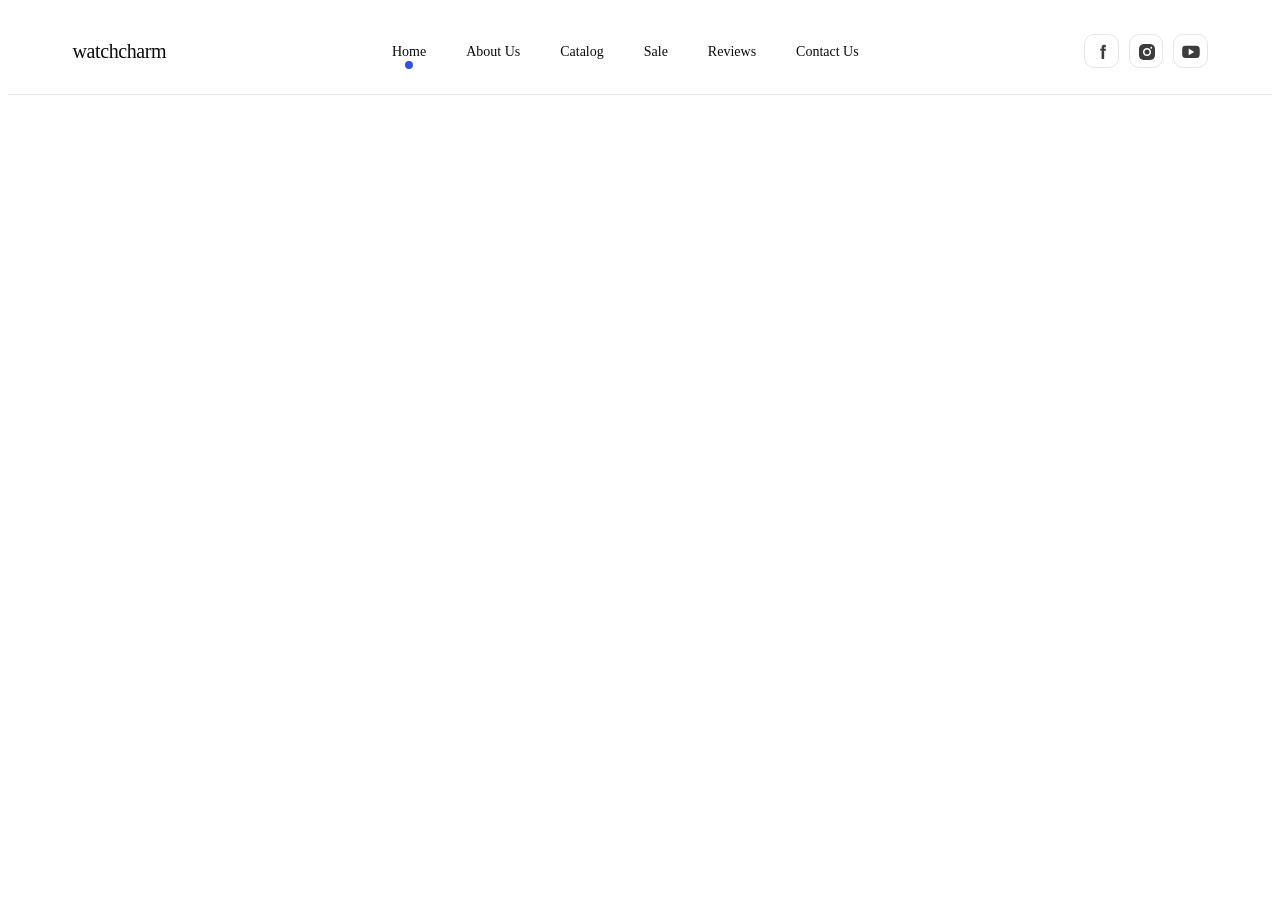
<file: index.html>
<!DOCTYPE html>
<html lang="en">
    <head>
        <meta charset="UTF-8">
        <meta name="viewport" content="width=device-width, initial-scale=1.0">
        <title>Document</title>
        <link rel="stylesheet" href="header.css">
    </head>

    <body>
        <header id="header">
            <div class="header-container">
                <div class="header-elements">
                    <nav class="header-nav">
                        <a class="header-logo" href="./index.html">watchcharm</a>
                        <ul class="header-nav-list">
                            <li class="item"><a class="header-nav-item active-page" href="#header">Home</a></li>
                            <li><a class="header-nav-item" href="#about-us">About Us</a></li>
                            <li><a class="header-nav-item" href="#catalog">Catalog</a></li>
                            <li><a class="header-nav-item" href="#sale">Sale</a></li>
                            <li><a class="header-nav-item" href="#reviews">Reviews</a></li>
                            <li><a class="header-nav-item" href="#contact-us">Contact Us</a></li>
                        </ul>
                     
                        <ul class="header-icons-list">
                            <li class="header-icon-item">
                                <a class="header-link-icon" href="https://www.facebook.com/goITclub/">
                                    <svg width="20" height="20" class="header-icon">
                                        <use href="./icons.svg#icon-facebook"></use>
                                    </svg>
                                </a>
                            </li>
                            <li class="header-icon-item">
                                <a class="header-link-icon" href="https://www.instagram.com/goitclub/">
                                    <svg width="20" height="20" class="header-icon">
                                        <use href="./icons.svg#icon-instagram"></use>
                                    </svg>
                                </a>
                            </li>
                            <li class="header-icon-item" class="header-icon">
                                <a class="header-link-icon" href="https://www.youtube.com/c/GoIT">
                                    <svg width="20" height="20" class="header-icon">
                                        <use href="./icons.svg#icon-youtube"></use>
                                    </svg>
                                </a>
                            </li>
                        </ul>
                    
                        <button type="button" class="header-menu-btn">
                            <svg class="menu-open-btn">
                                <use href="./icons.svg#icon-menu"></use>
                            </svg>
                        </button> 
                    </nav>
                </div>

                <div class="menue is-open">
                    <button type="button" class="menu-close-btn">
                        <svg class="close-btn" width="40" height="40">
                            <use class="btn-close-icon" href="./icons.svg#icon-menu-close"></use>
                        </svg>
                    </button>
                    <ul class="header-nav-list-mob">
                        <li><a class="header-nav-item-mob active-page" href="./home.html">Home</a></li>
                        <li><a class="header-nav-item-mob" href="./about-us.html">About Us</a></li>
                        <li><a class="header-nav-item-mob" href="./catalog.html">Catalog</a></li>
                        <li><a class="header-nav-item-mob" href="./sale.html">Sale</a></li>
                        <li><a class="header-nav-item-mob" href="./reviews.html">Reviews</a></li>
                        <li><a class="header-nav-item-mob" href="./contact-us.html">Contact Us</a></li>
                    </ul>
                    <ul class="header-icons-list-mob">
                        <li class="header-icon-item-mob">
                            <a class="header-link-icon" href="https://www.facebook.com/goITclub/">
                                <svg width="20" height="20" class="header-icon-mob">
                                    <use href="./icons.svg#icon-facebook"></use>
                                </svg>
                            </a>
                        </li>
                        <li class="header-icon-item-mob">
                            <a class="header-link-icon" href="https://www.instagram.com/goitclub/">
                                <svg width="20" height="20" class="header-icon-mob">
                                    <use href="./icons.svg#icon-instagram"></use>
                                </svg>
                            </a>
                        </li>
                        <li class="header-icon-item-mob">
                            <a class="header-link-icon" href="https://www.youtube.com/c/GoIT">
                                <svg width="20" height="20" class="header-icon-mob">
                                    <use href="./icons.svg#icon-youtube"></use>
                                </svg>
                            </a>
                        </li>
                    </ul>
                </div>
                






            </div>


        </header>


    </body>

</html>
</file>
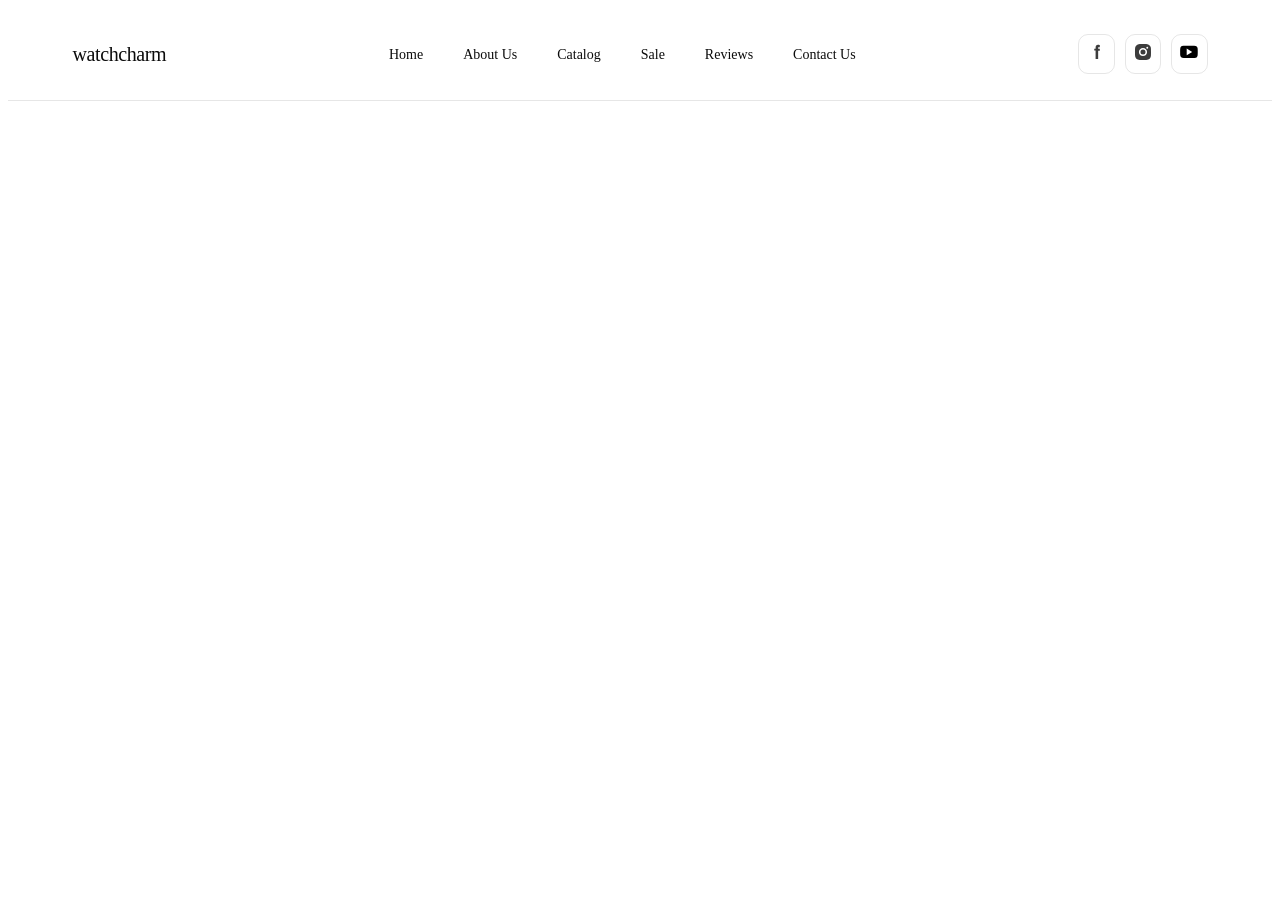
<file: header.html>
<!DOCTYPE html>
<html lang="en">
    <head>
        <meta charset="UTF-8">
        <meta name="viewport" content="width=device-width, initial-scale=1.0">
        <title>Document</title>
        <link rel="stylesheet" href="header.css">
    </head>

    <body>
        <header>
            <div class="header-container">
                <nav class="header-nav">
                    <a class="header-logo" href="./index.html">watchcharm</a>
                    <ul class="header-nav-list">
                        <li class="item"><a class="header-nav-item" href="./home.html">Home</a></li>
                        <li><a class="header-nav-item" href="./about-us.html">About Us</a></li>
                        <li><a class="header-nav-item" href="./catalog.html">Catalog</a></li>
                        <li><a class="header-nav-item" href="./sale.html">Sale</a></li>
                        <li><a class="header-nav-item" href="./reviews.html">Reviews</a></li>
                        <li><a class="header-nav-item" href="./contact-us.html">Contact Us</a></li>
                    </ul>
        
                    <ul class="header-icons-list">
                        <li class="header-icon-item">
                            <a href="https://www.facebook.com/goITclub/">
                                <svg width="20" height="20" class="header-icon">
                                    <use href="./icons.svg#icon-facebook"></use>
                                </svg>
                            </a>
                        </li>
                        <li class="header-icon-item">
                            <a href="https://www.instagram.com/goitclub/">
                                <svg width="20" height="20" class="header-icon">
                                    <use href="./icons.svg#icon-instagram"></use>
                                </svg>
                            </a>
                        </li>
                        <li class="header-icon-item" class="header-icon">
                            <a href="https://www.youtube.com/c/GoIT">
                                <svg width="20" height="20">
                                    <use href="./icons.svg#icon-youtube"></use>
                                </svg>
                            </a>
                        </li>
                    </ul>
                    <button type="button" class="header-menu-btn">
                        <svg class="menu-open-btn">
                            <use href="./icons.svg#icon-menu"></use>
                        </svg>
                    </button>
                </nav>
                






            </div>


        </header>


    </body>

</html>
</file>
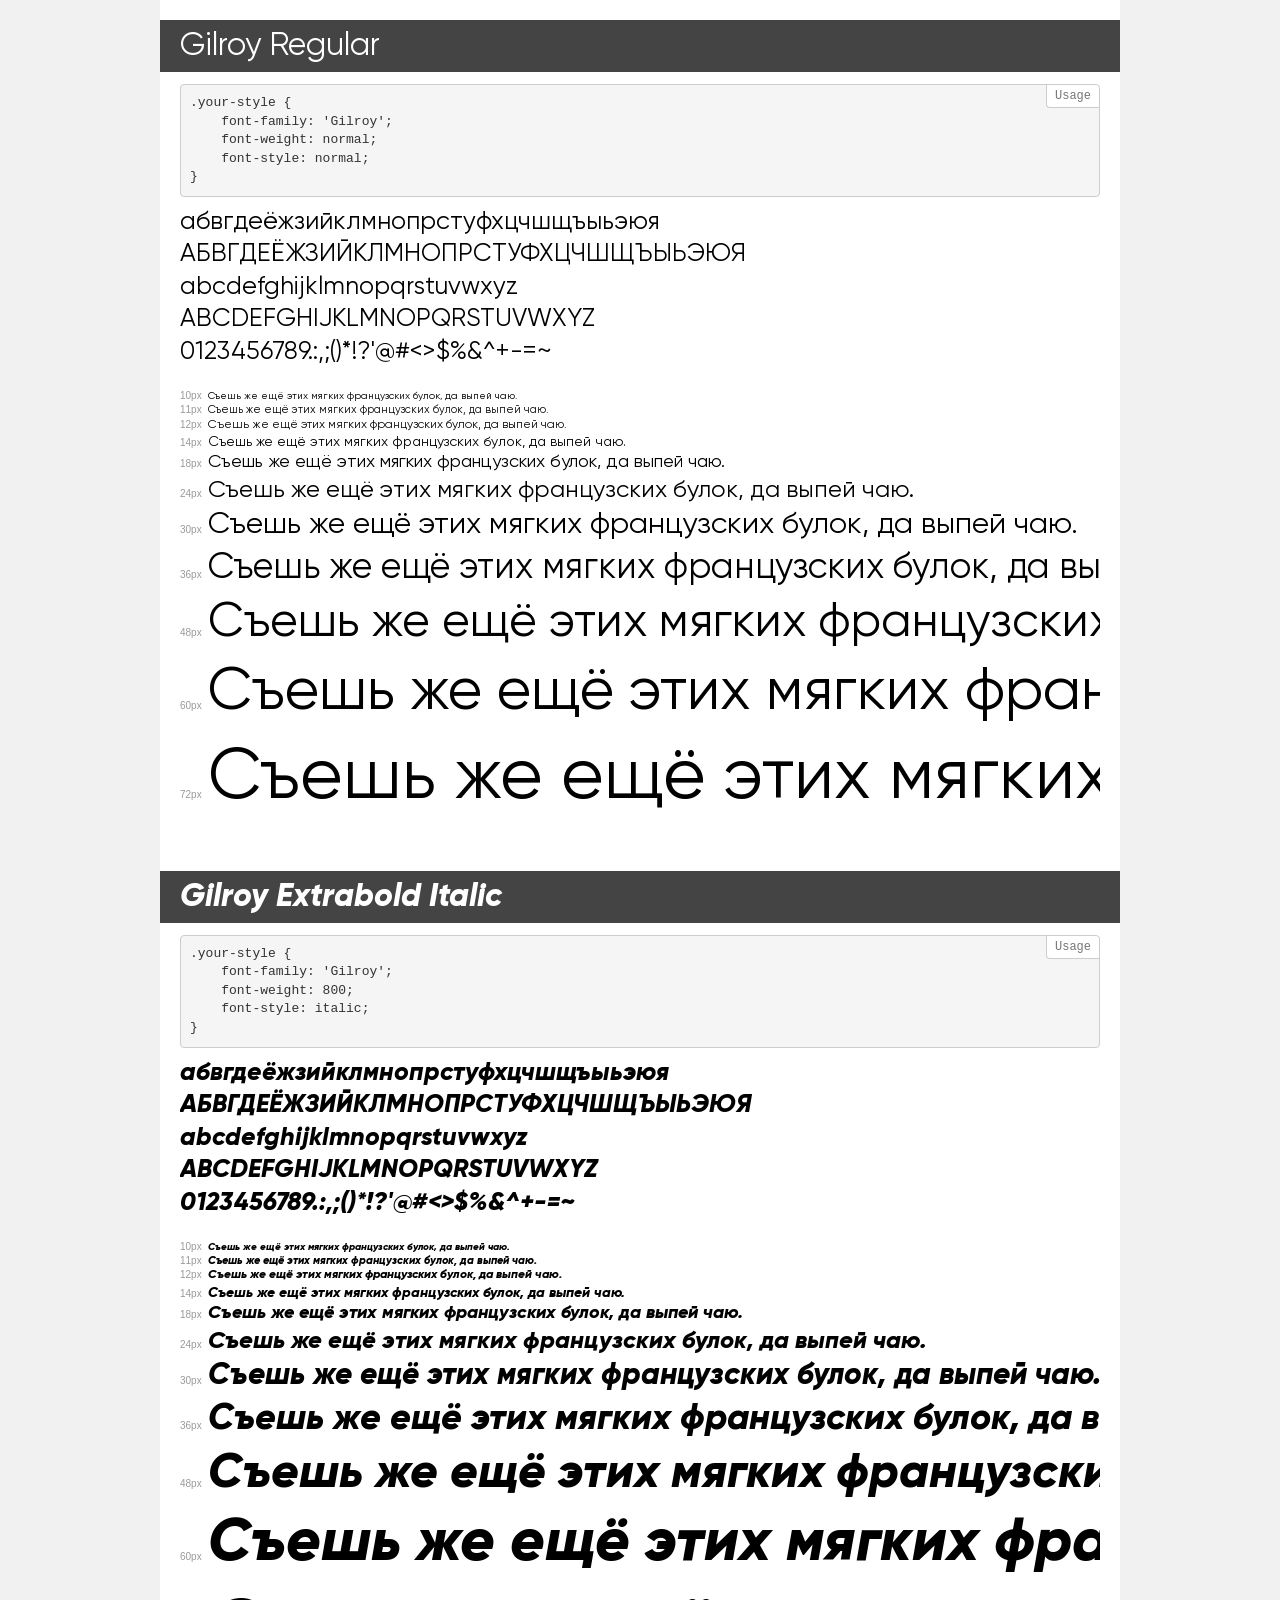
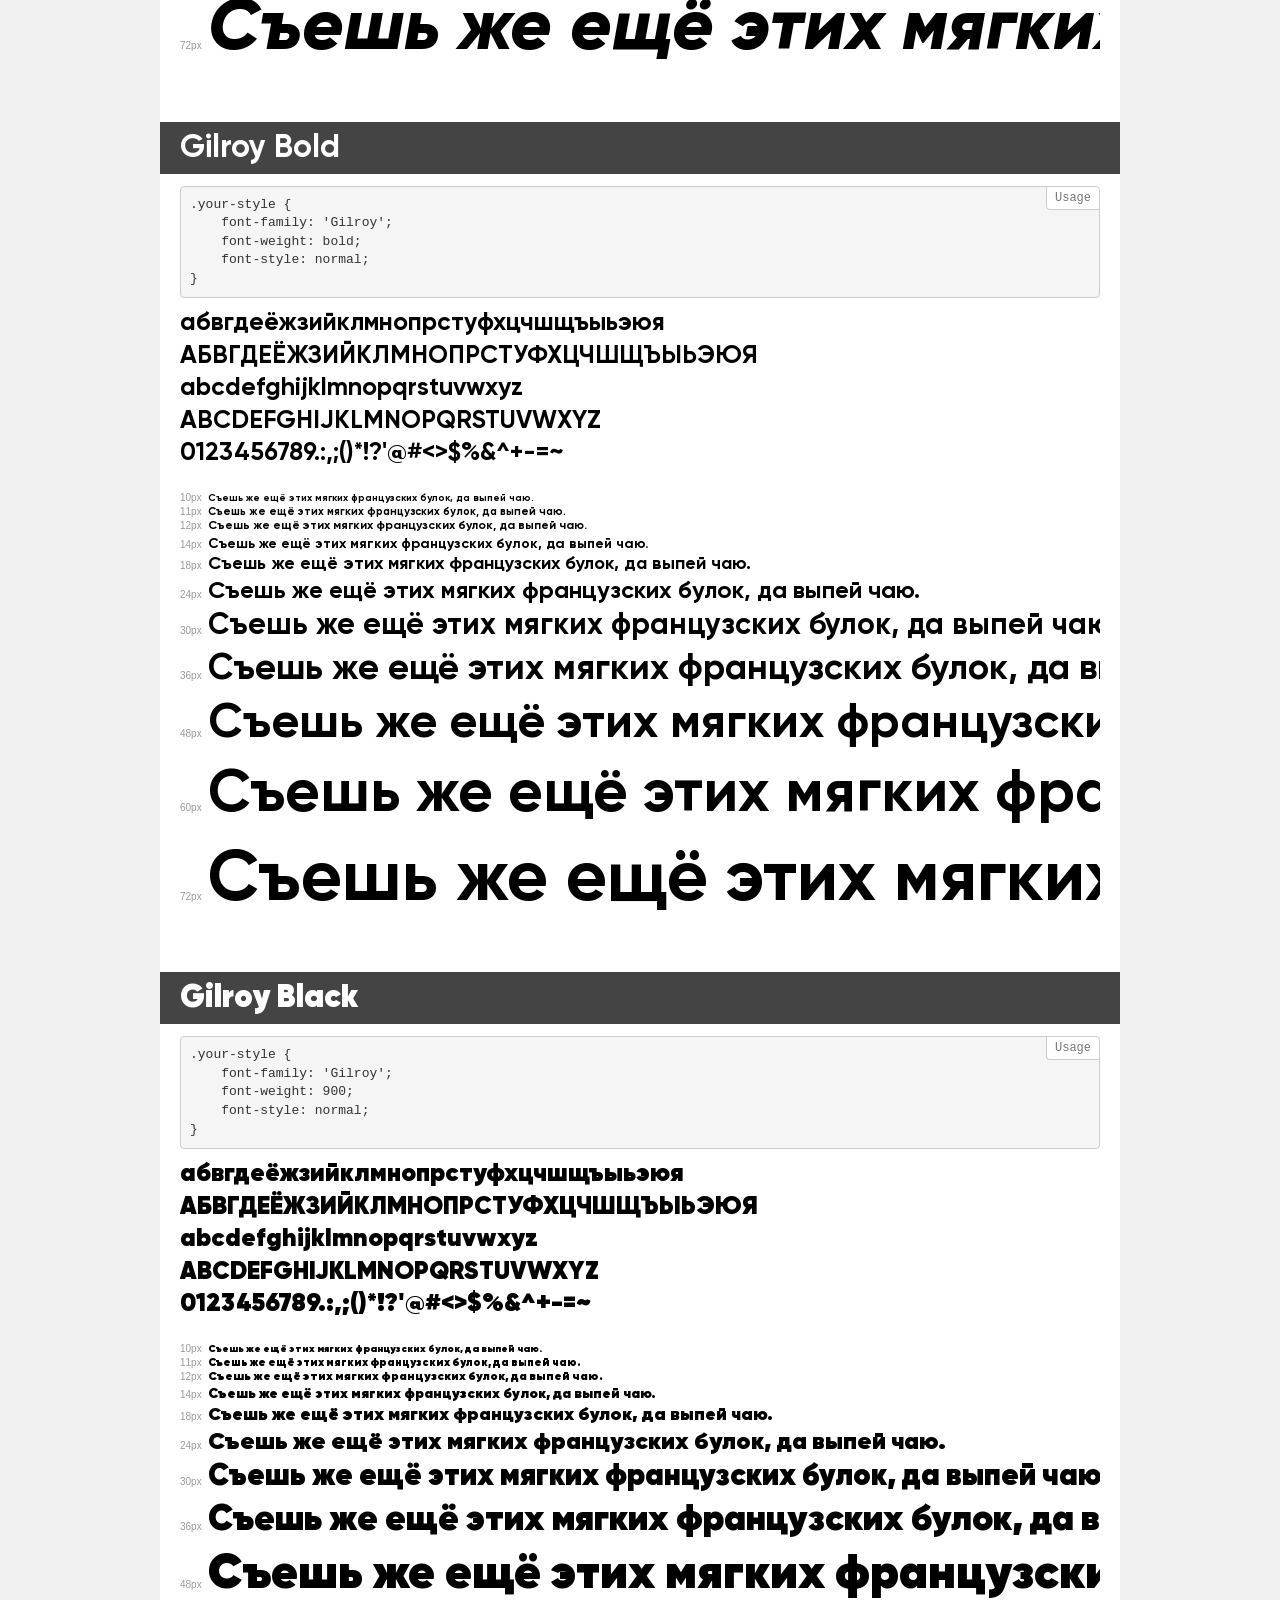
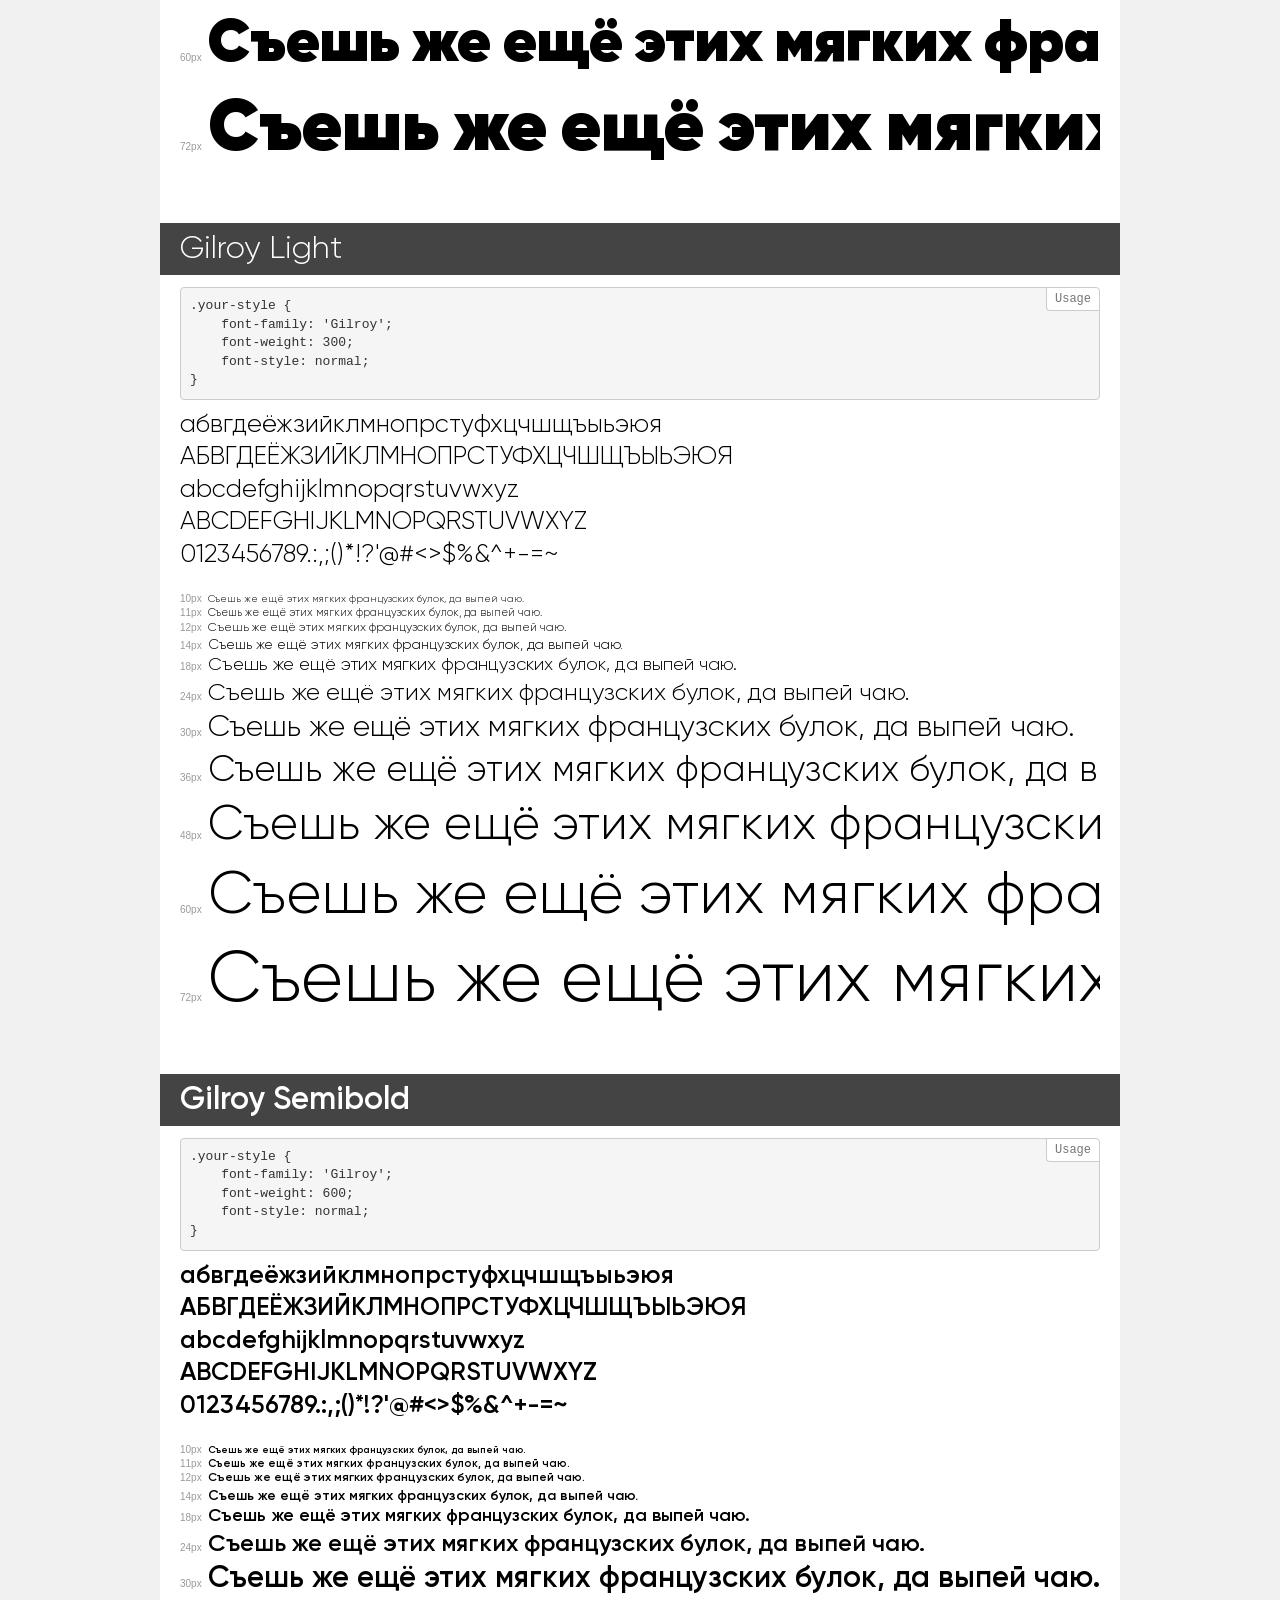
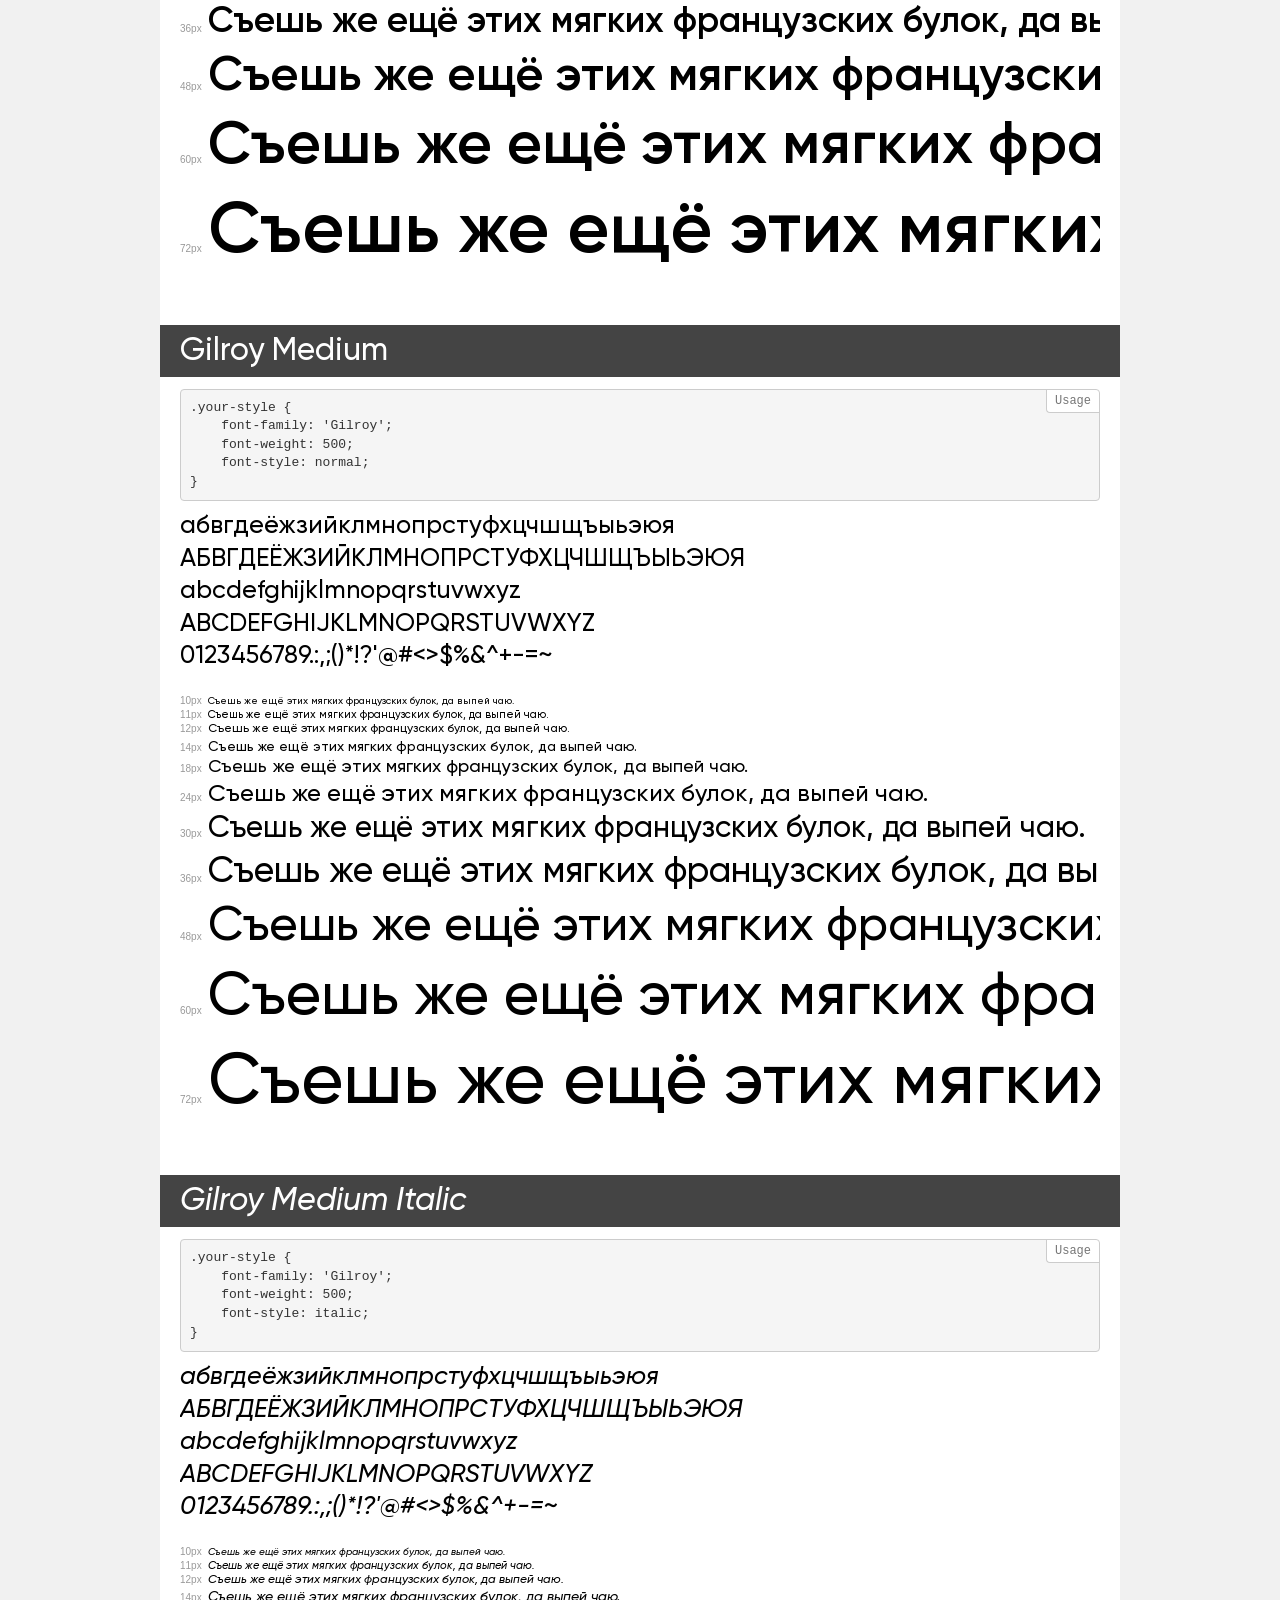
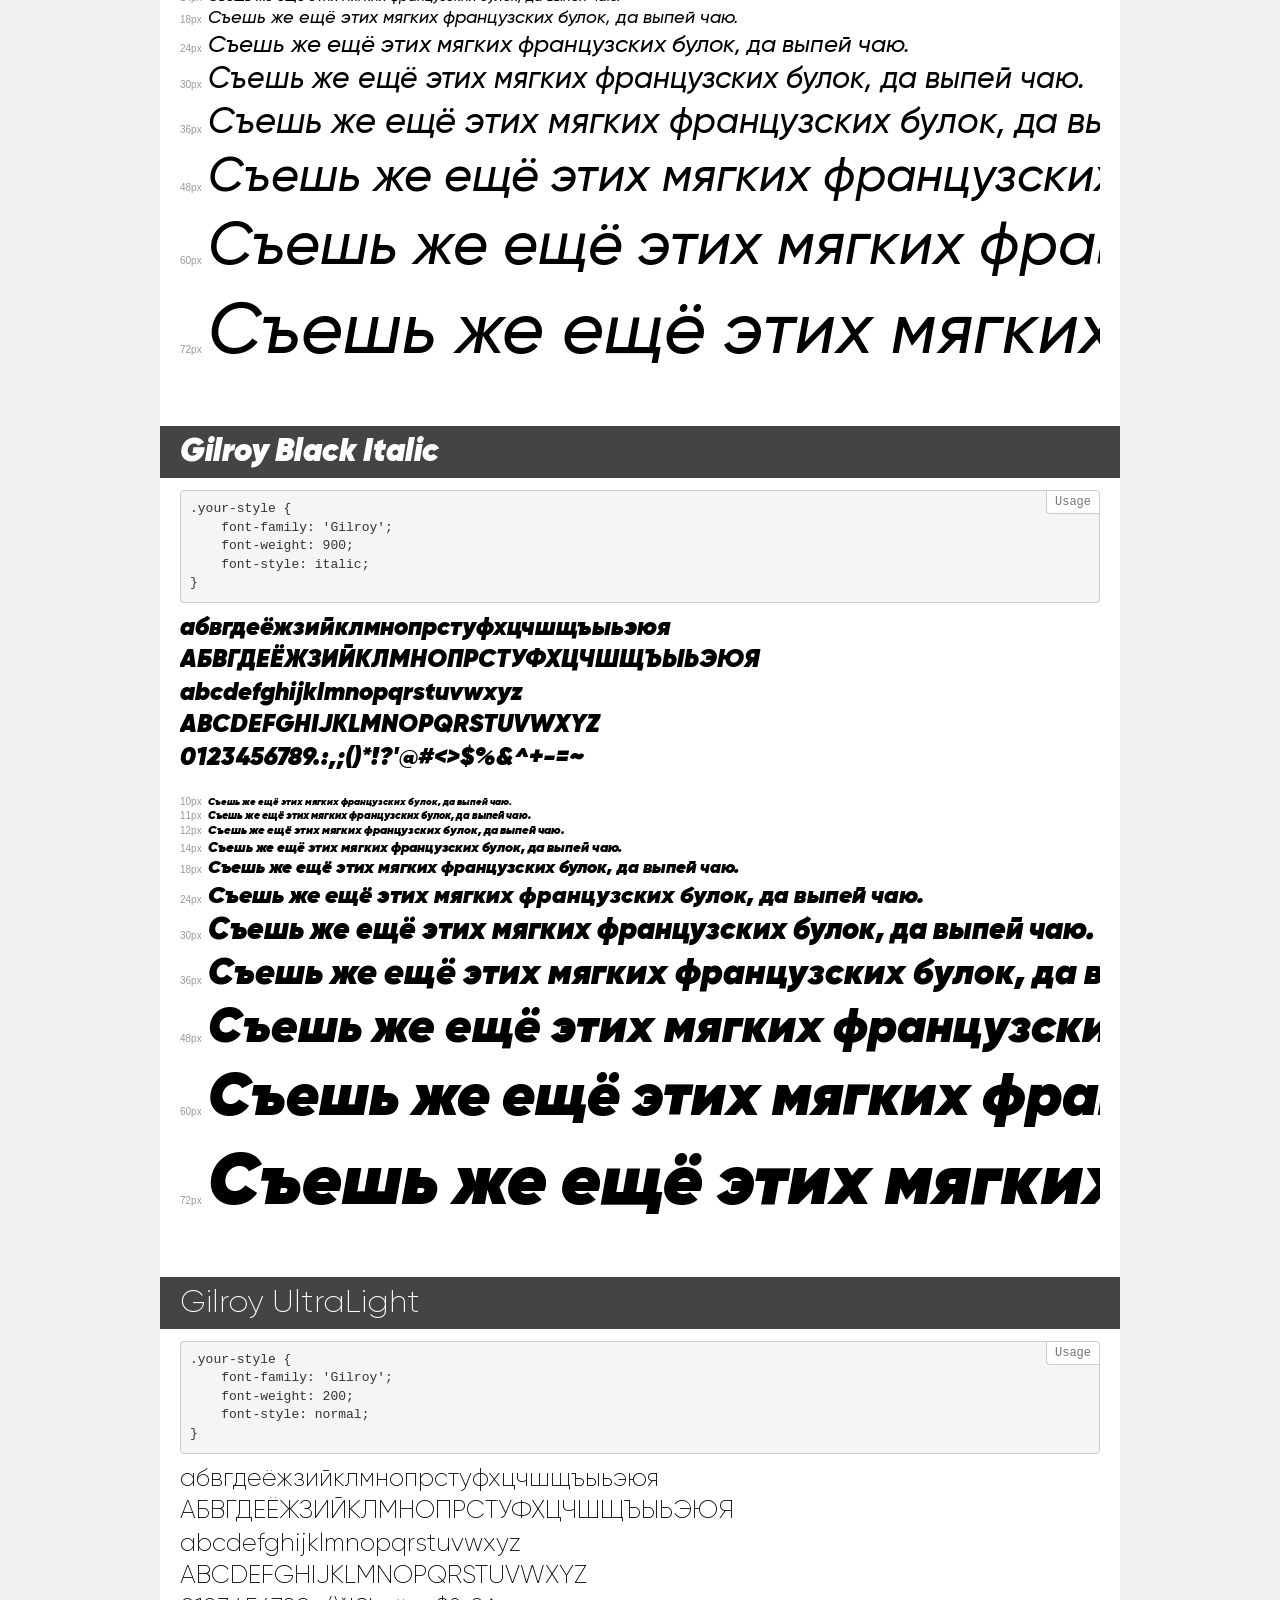
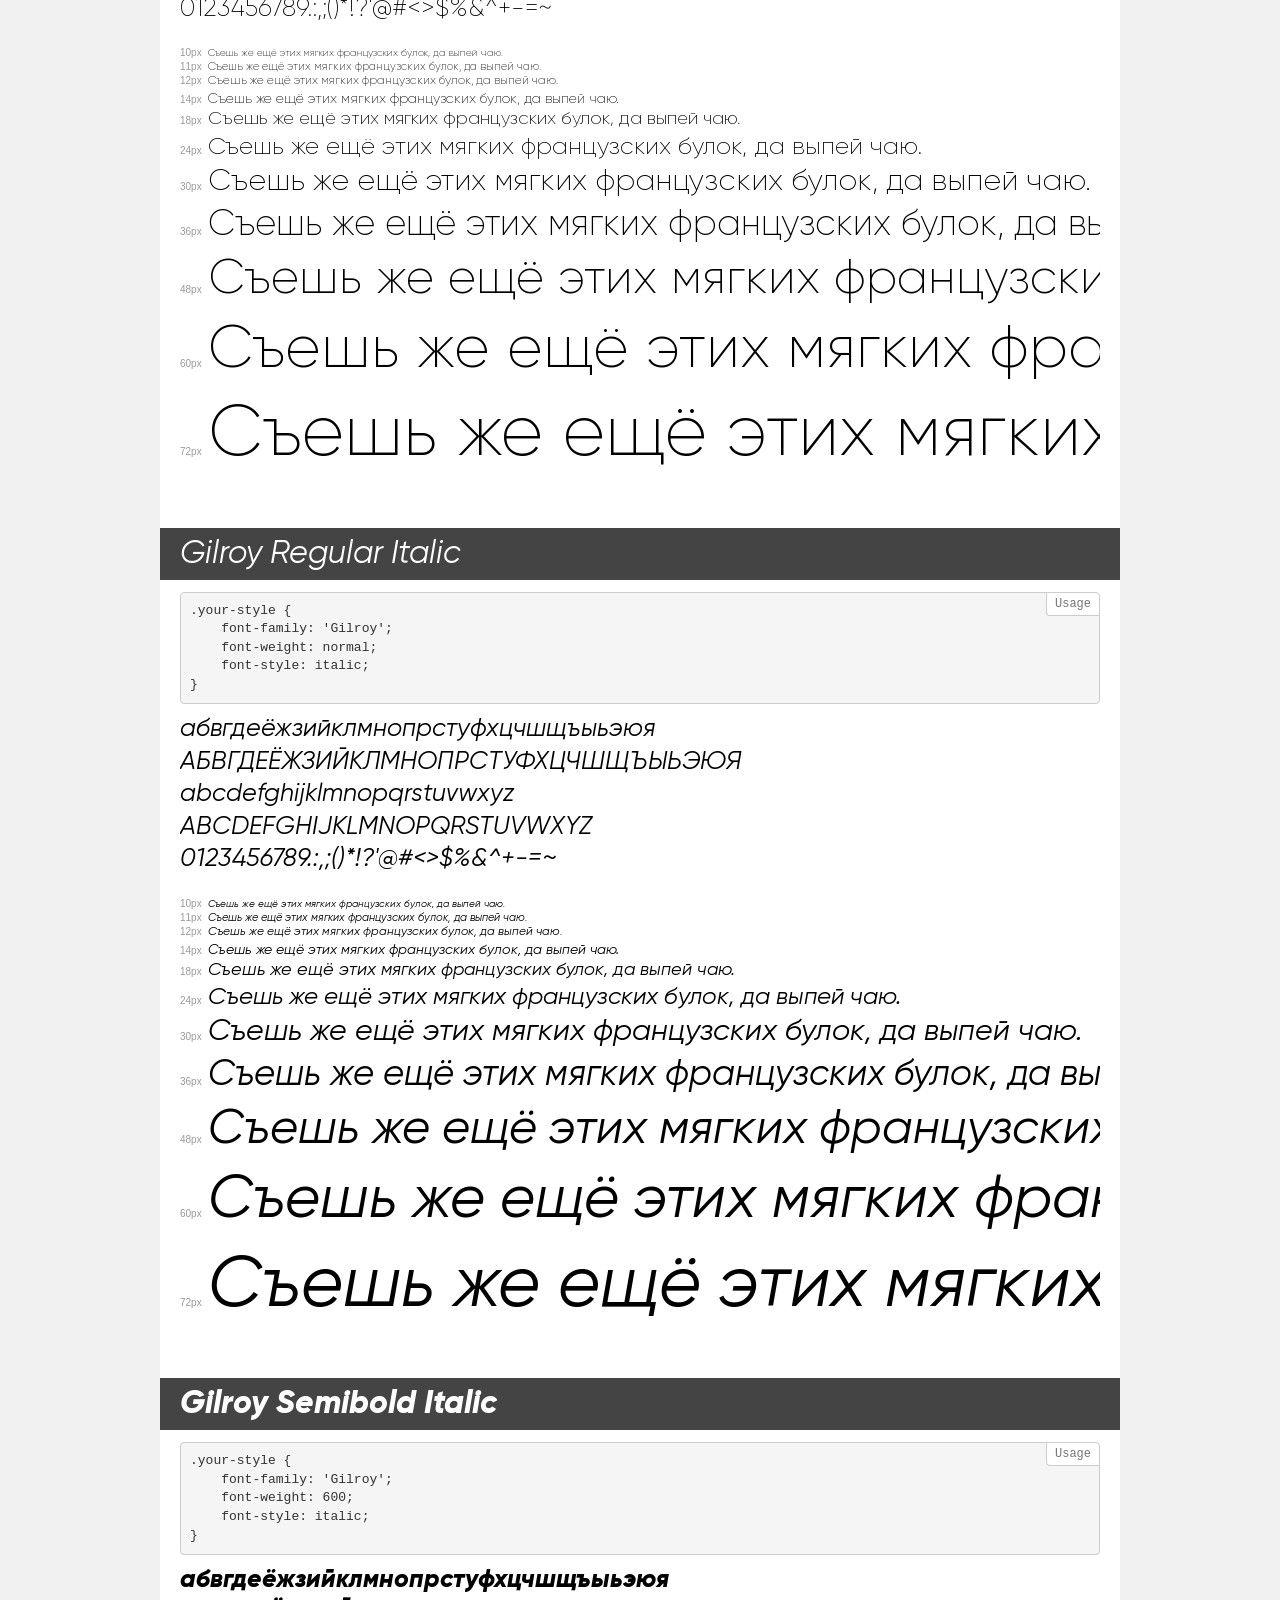
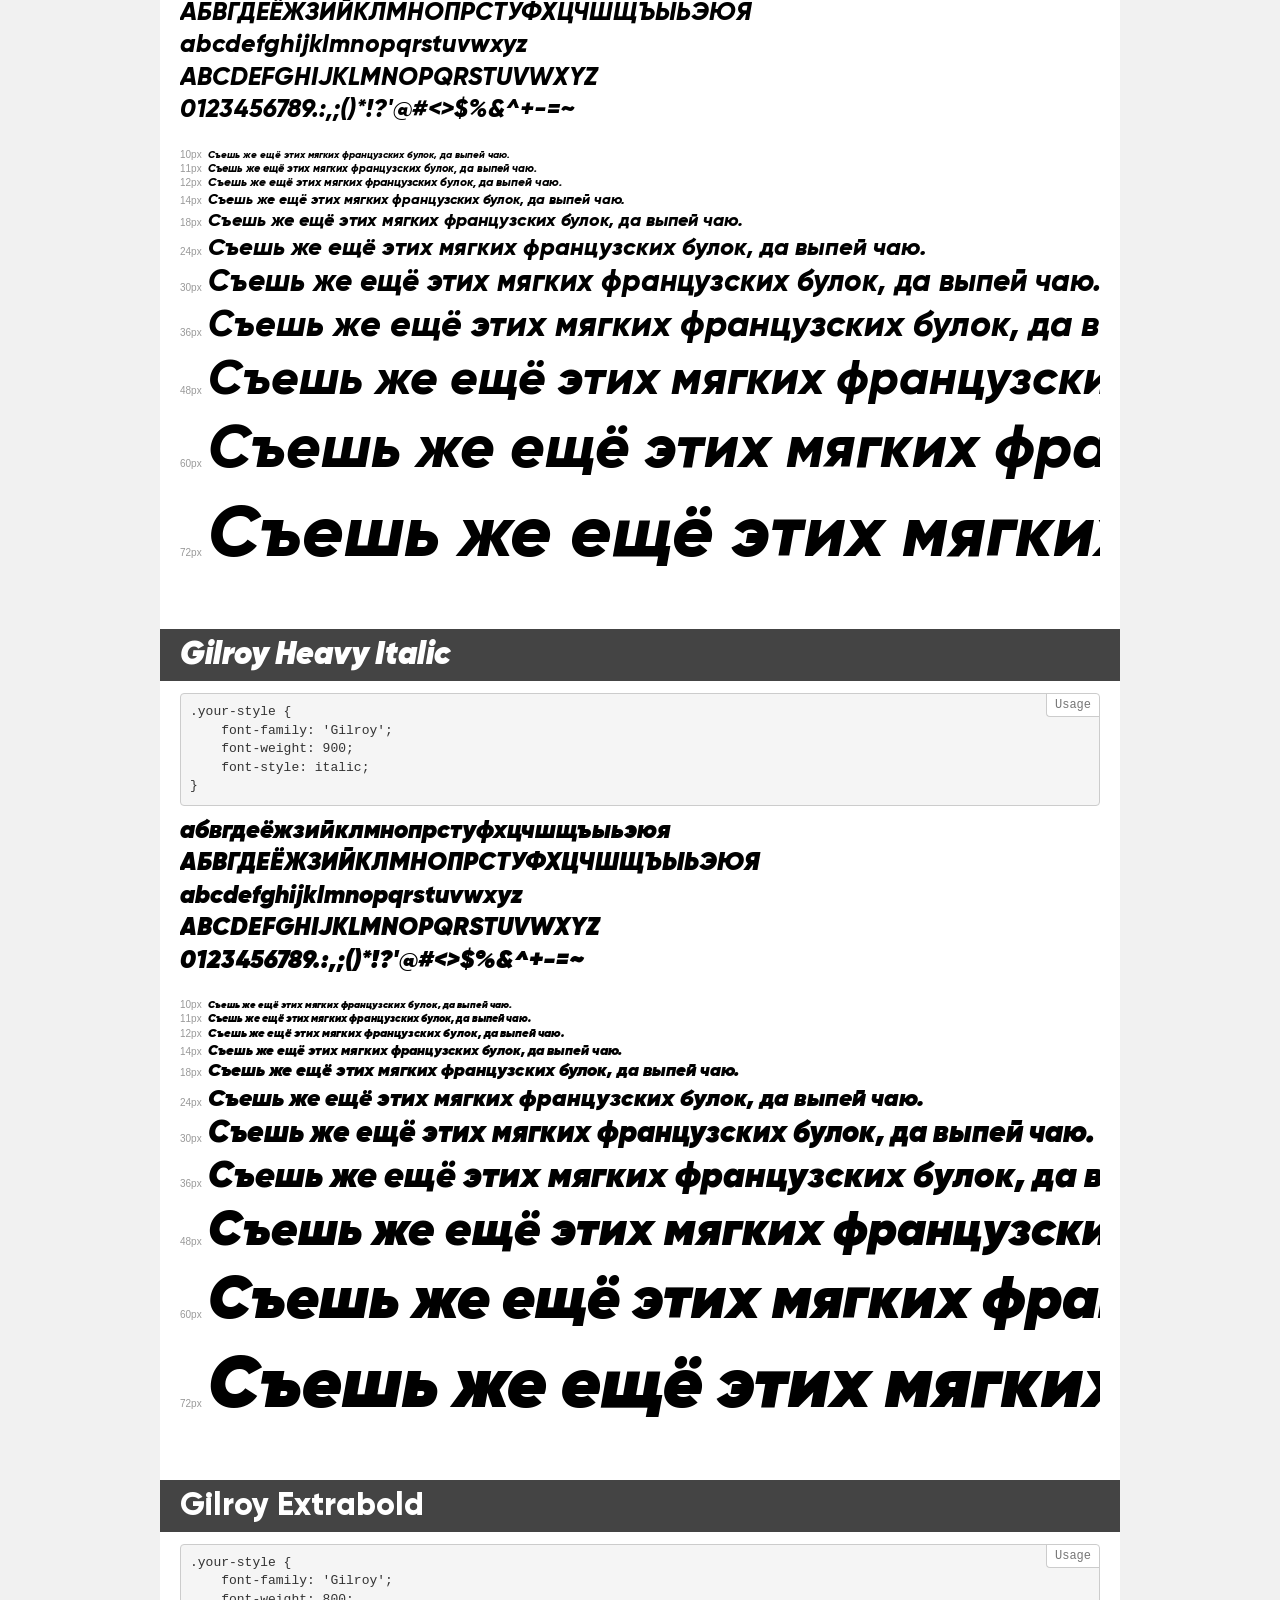
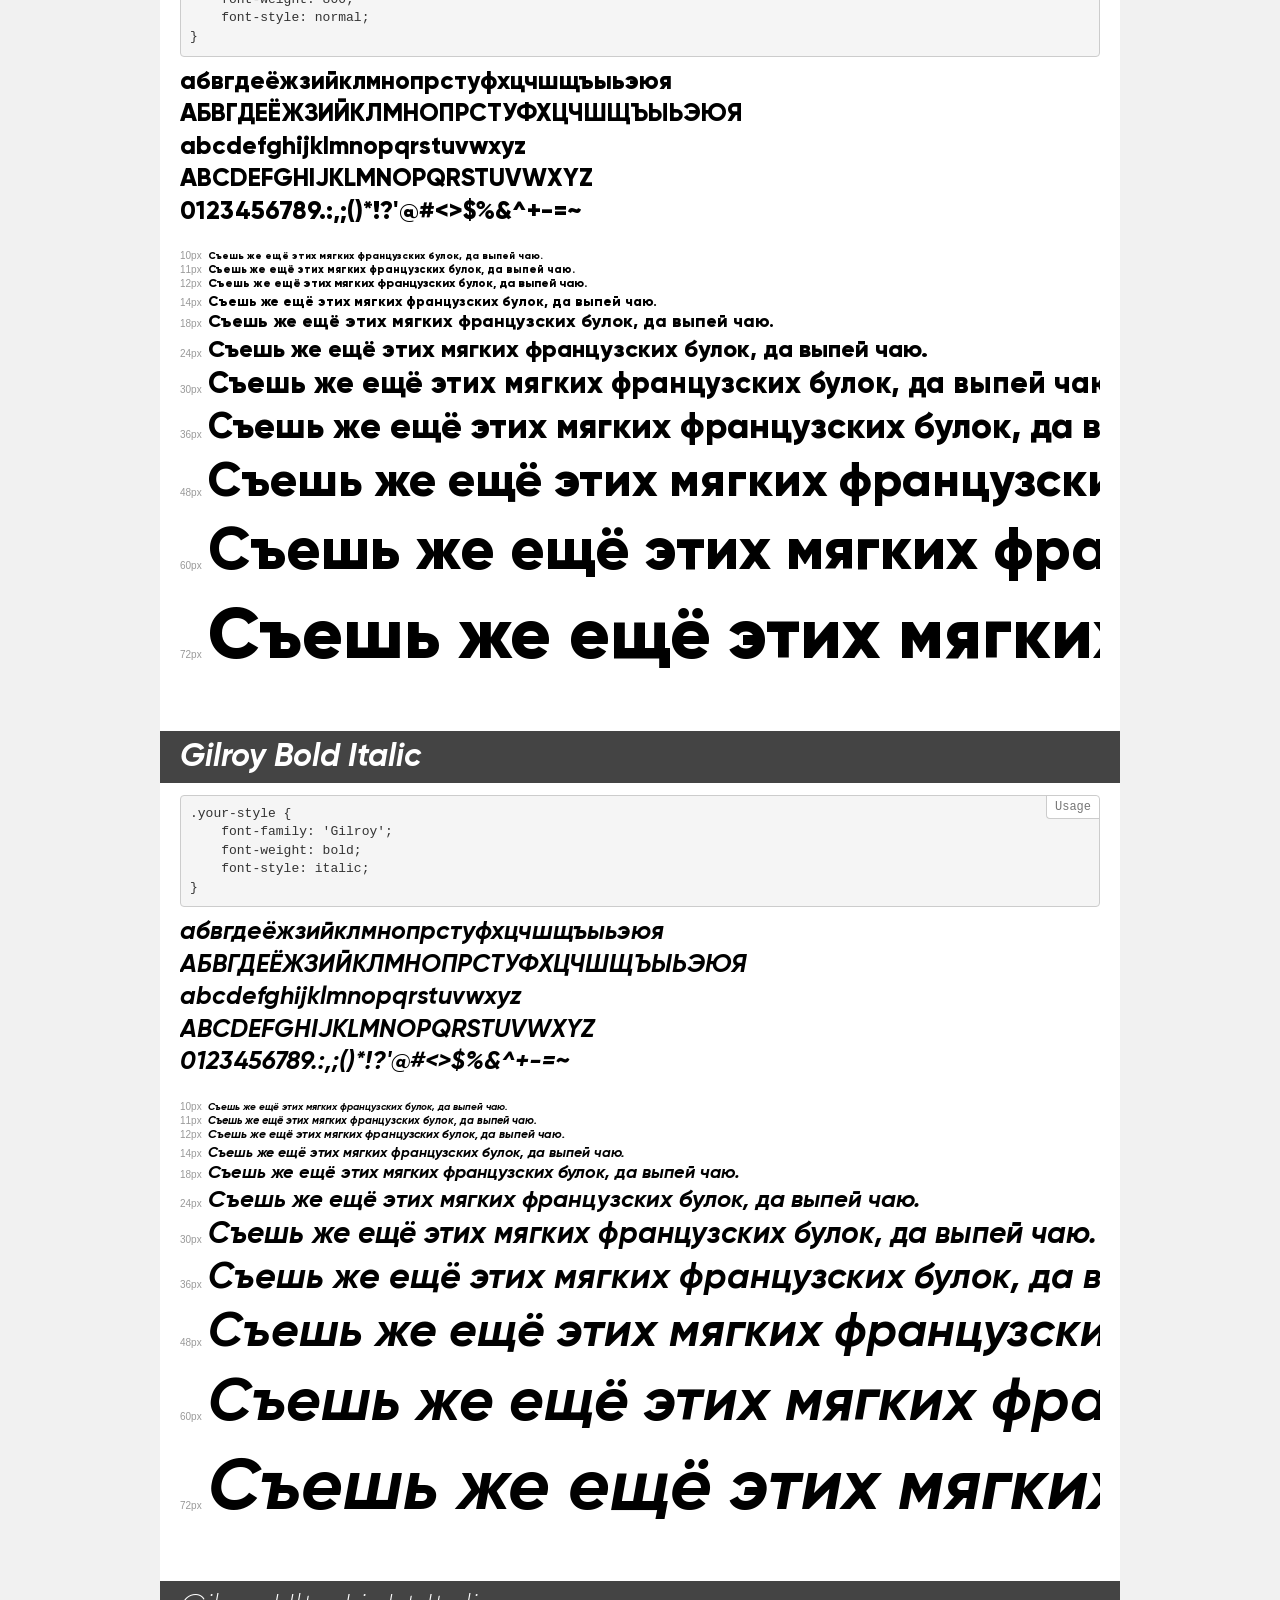
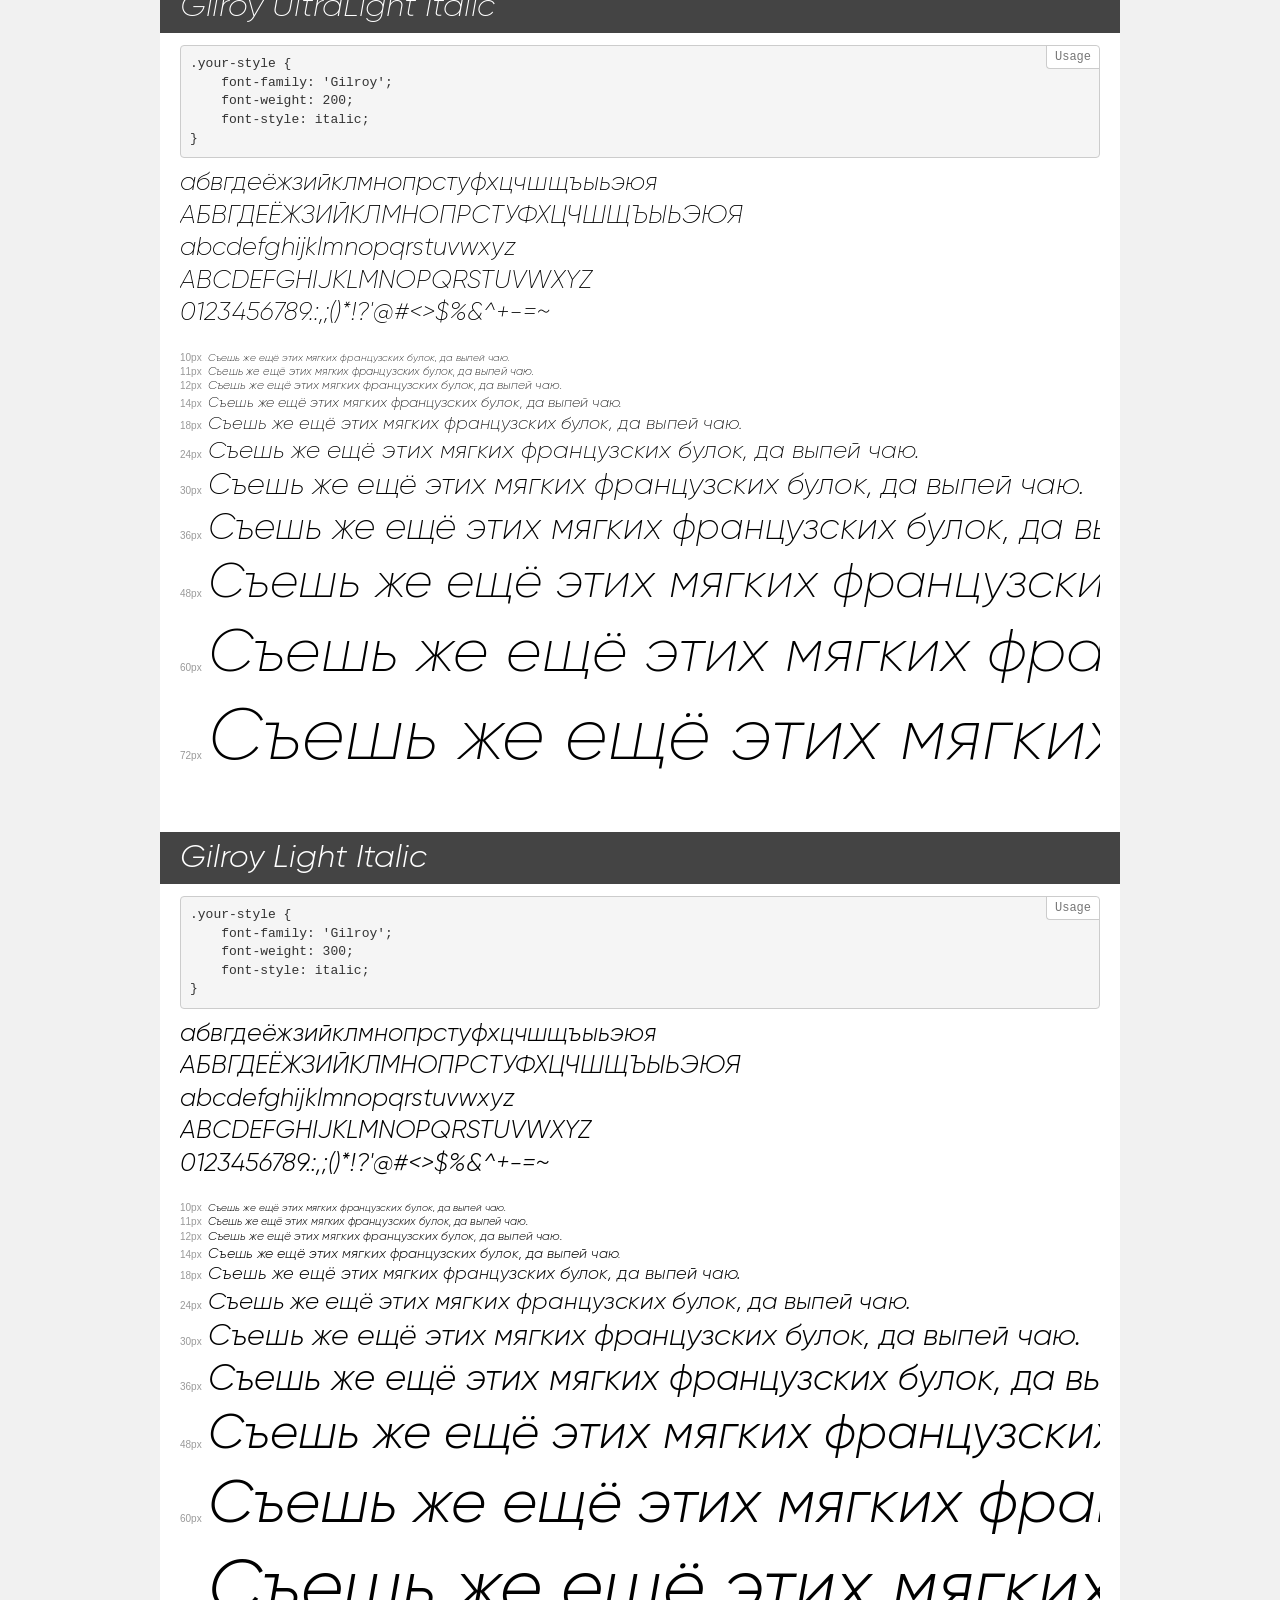
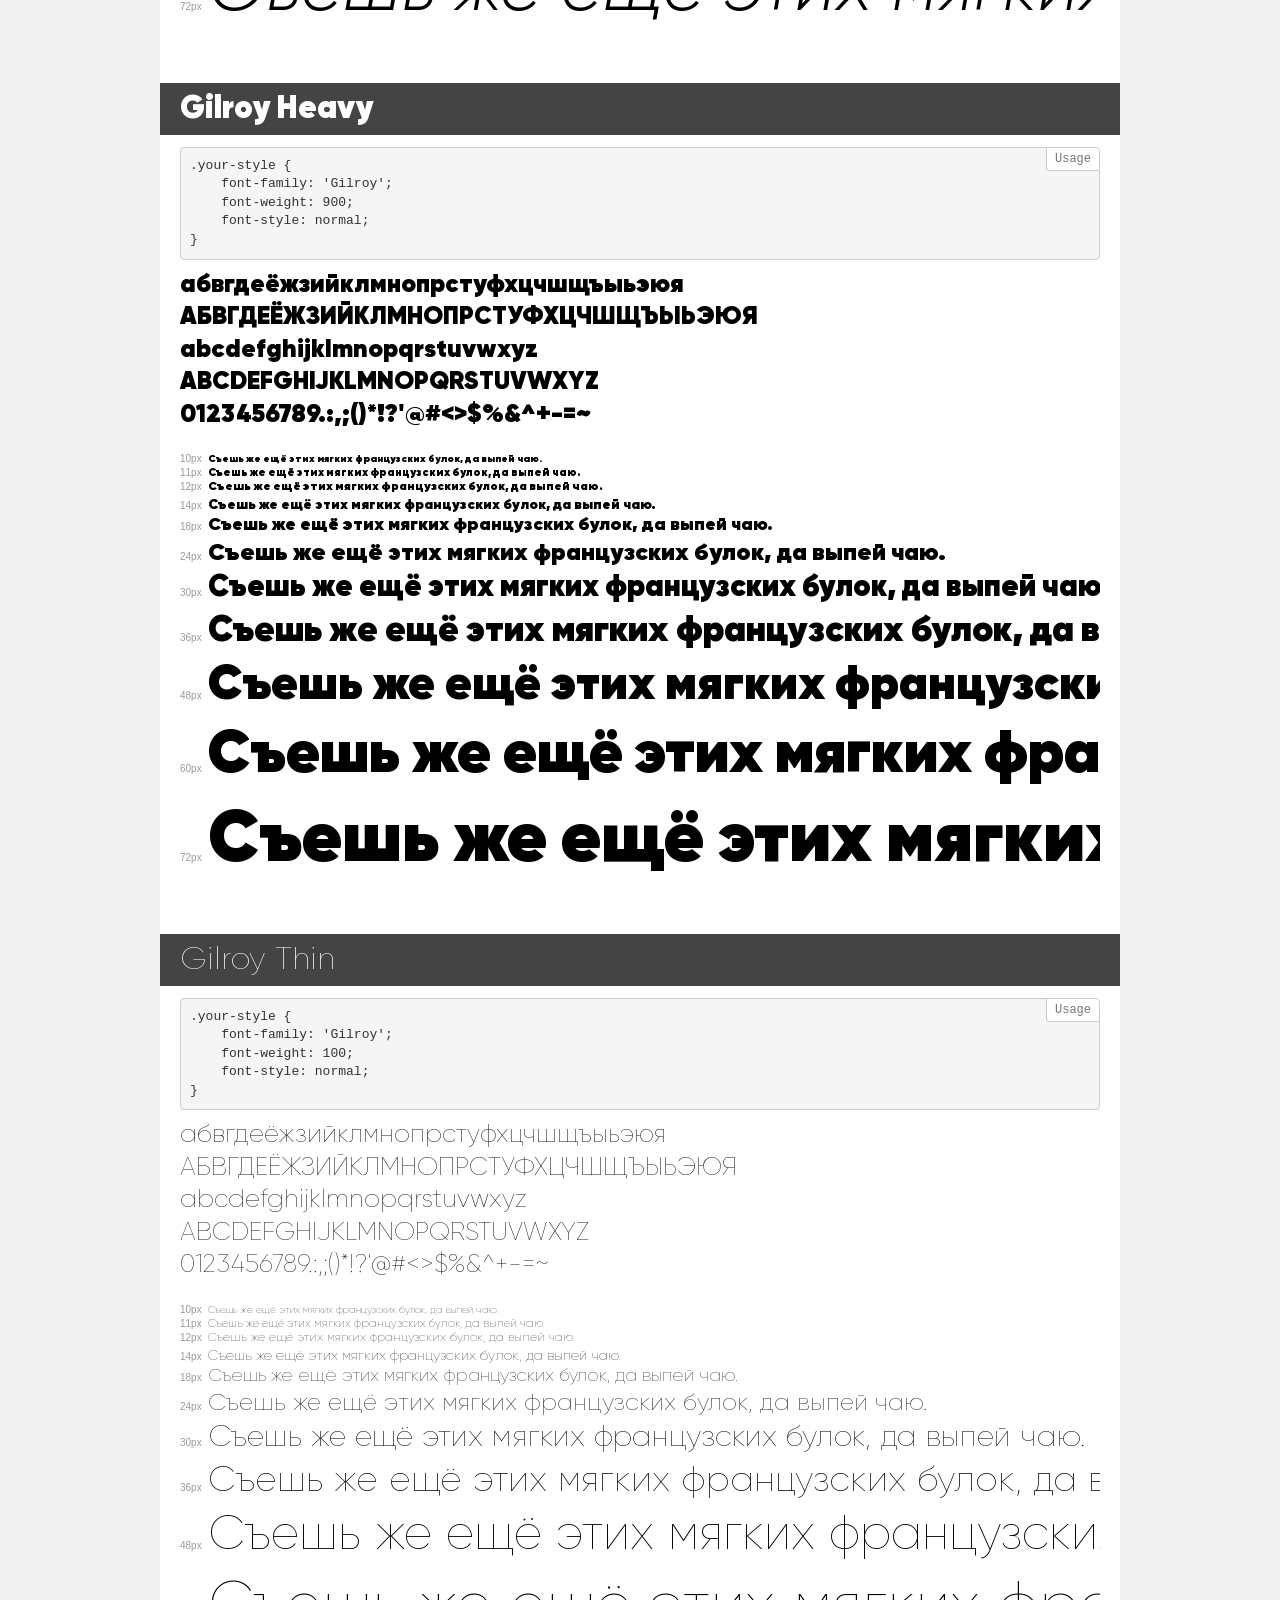
<file: fonts/Gilroy/demo.html>
<!DOCTYPE html>
<html>
<head>
    <meta charset="utf-8">
    <meta http-equiv="X-UA-Compatible" content="IE=edge">
    <meta name="viewport" content="width=device-width, initial-scale=1">
    <meta name="robots" content="noindex, noarchive">
    <meta name="format-detection" content="telephone=no">
    <title>Transfonter demo</title>
    <link href="stylesheet.css" rel="stylesheet">
    <style>
        /*
        http://meyerweb.com/eric/tools/css/reset/
        v2.0 | 20110126
        License: none (public domain)
        */
        html, body, div, span, applet, object, iframe,
        h1, h2, h3, h4, h5, h6, p, blockquote, pre,
        a, abbr, acronym, address, big, cite, code,
        del, dfn, em, img, ins, kbd, q, s, samp,
        small, strike, strong, sub, sup, tt, var,
        b, u, i, center,
        dl, dt, dd, ol, ul, li,
        fieldset, form, label, legend,
        table, caption, tbody, tfoot, thead, tr, th, td,
        article, aside, canvas, details, embed,
        figure, figcaption, footer, header, hgroup,
        menu, nav, output, ruby, section, summary,
        time, mark, audio, video {
            margin: 0;
            padding: 0;
            border: 0;
            font-size: 100%;
            font: inherit;
            vertical-align: baseline;
        }
        /* HTML5 display-role reset for older browsers */
        article, aside, details, figcaption, figure,
        footer, header, hgroup, menu, nav, section {
            display: block;
        }
        body {
            line-height: 1;
        }
        ol, ul {
            list-style: none;
        }
        blockquote, q {
            quotes: none;
        }
        blockquote:before, blockquote:after,
        q:before, q:after {
            content: '';
            content: none;
        }
        table {
            border-collapse: collapse;
            border-spacing: 0;
        }
        /* common styles */
        body {
            background: #f1f1f1;
            color: #000;
        }
        .page {
            background: #fff;
            width: 920px;
            margin: 0 auto;
            padding: 20px 20px 0 20px;
            overflow: hidden;
        }
        .font-container {
            overflow-x: auto;
            overflow-y: hidden;
            margin-bottom: 40px;
            line-height: 1.3;
            white-space: nowrap;
            padding-bottom: 5px;
        }
        h1 {
            position: relative;
            background: #444;
            font-size: 32px;
            color: #fff;
            padding: 10px 20px;
            margin: 0 -20px 12px -20px;
        }
        .letters {
            font-size: 25px;
            margin-bottom: 20px;
        }
        .s10:before {
            content: '10px';
        }
        .s11:before {
            content: '11px';
        }
        .s12:before {
            content: '12px';
        }
        .s14:before {
            content: '14px';
        }
        .s18:before {
            content: '18px';
        }
        .s24:before {
            content: '24px';
        }
        .s30:before {
            content: '30px';
        }
        .s36:before {
            content: '36px';
        }
        .s48:before {
            content: '48px';
        }
        .s60:before {
            content: '60px';
        }
        .s72:before {
            content: '72px';
        }
        .s10:before, .s11:before, .s12:before, .s14:before,
        .s18:before, .s24:before, .s30:before, .s36:before,
        .s48:before, .s60:before, .s72:before {
            font-family: Arial, sans-serif;
            font-size: 10px;
            font-weight: normal;
            font-style: normal;
            color: #999;
            padding-right: 6px;
        }
        pre {
            display: block;
            position: relative;
            padding: 9px;
            margin: 0 0 10px;
            font-family: Monaco, Menlo, Consolas, "Courier New", monospace !important;
            font-size: 13px;
            line-height: 1.428571429;
            color: #333;
            font-weight: normal !important;
            font-style: normal !important;
            background-color: #f5f5f5;
            border: 1px solid #ccc;
            overflow-x: auto;
            border-radius: 4px;
        }
        pre:after {
            display: block;
            position: absolute;
            right: 0;
            top: 0;
            content: 'Usage';
            line-height: 1;
            padding: 5px 8px;
            font-size: 12px;
            color: #767676;
            background-color: #fff;
            border: 1px solid #ccc;
            border-right: none;
            border-top: none;
            border-radius: 0 4px 0 4px;
            z-index: 10;
        }
        /* responsive */
        @media (max-width: 959px) {
            .page {
                width: auto;
                margin: 0;
            }
        }
    </style>
</head>
<body>
<div class="page">
    <div class="demo" style="font-family: 'Gilroy'; font-weight: normal; font-style: normal;">
        <h1>Gilroy Regular</h1>
        <pre>.your-style {
    font-family: 'Gilroy';
    font-weight: normal;
    font-style: normal;
}</pre>
        <div class="font-container">
            <p class="letters">
                абвгдеёжзийклмнопрстуфхцчшщъыьэюя<br>
АБВГДЕЁЖЗИЙКЛМНОПРСТУФХЦЧШЩЪЫЬЭЮЯ<br>
abcdefghijklmnopqrstuvwxyz<br>
ABCDEFGHIJKLMNOPQRSTUVWXYZ<br>
                0123456789.:,;()*!?'@#<>$%&^+-=~
            </p>
            <p class="s10" style="font-size: 10px;">Съешь же ещё этих мягких французских булок, да выпей чаю.</p>
            <p class="s11" style="font-size: 11px;">Съешь же ещё этих мягких французских булок, да выпей чаю.</p>
            <p class="s12" style="font-size: 12px;">Съешь же ещё этих мягких французских булок, да выпей чаю.</p>
            <p class="s14" style="font-size: 14px;">Съешь же ещё этих мягких французских булок, да выпей чаю.</p>
            <p class="s18" style="font-size: 18px;">Съешь же ещё этих мягких французских булок, да выпей чаю.</p>
            <p class="s24" style="font-size: 24px;">Съешь же ещё этих мягких французских булок, да выпей чаю.</p>
            <p class="s30" style="font-size: 30px;">Съешь же ещё этих мягких французских булок, да выпей чаю.</p>
            <p class="s36" style="font-size: 36px;">Съешь же ещё этих мягких французских булок, да выпей чаю.</p>
            <p class="s48" style="font-size: 48px;">Съешь же ещё этих мягких французских булок, да выпей чаю.</p>
            <p class="s60" style="font-size: 60px;">Съешь же ещё этих мягких французских булок, да выпей чаю.</p>
            <p class="s72" style="font-size: 72px;">Съешь же ещё этих мягких французских булок, да выпей чаю.</p>
        </div>
    </div>
    <div class="demo" style="font-family: 'Gilroy'; font-weight: 800; font-style: italic;">
        <h1>Gilroy Extrabold Italic</h1>
        <pre>.your-style {
    font-family: 'Gilroy';
    font-weight: 800;
    font-style: italic;
}</pre>
        <div class="font-container">
            <p class="letters">
                абвгдеёжзийклмнопрстуфхцчшщъыьэюя<br>
АБВГДЕЁЖЗИЙКЛМНОПРСТУФХЦЧШЩЪЫЬЭЮЯ<br>
abcdefghijklmnopqrstuvwxyz<br>
ABCDEFGHIJKLMNOPQRSTUVWXYZ<br>
                0123456789.:,;()*!?'@#<>$%&^+-=~
            </p>
            <p class="s10" style="font-size: 10px;">Съешь же ещё этих мягких французских булок, да выпей чаю.</p>
            <p class="s11" style="font-size: 11px;">Съешь же ещё этих мягких французских булок, да выпей чаю.</p>
            <p class="s12" style="font-size: 12px;">Съешь же ещё этих мягких французских булок, да выпей чаю.</p>
            <p class="s14" style="font-size: 14px;">Съешь же ещё этих мягких французских булок, да выпей чаю.</p>
            <p class="s18" style="font-size: 18px;">Съешь же ещё этих мягких французских булок, да выпей чаю.</p>
            <p class="s24" style="font-size: 24px;">Съешь же ещё этих мягких французских булок, да выпей чаю.</p>
            <p class="s30" style="font-size: 30px;">Съешь же ещё этих мягких французских булок, да выпей чаю.</p>
            <p class="s36" style="font-size: 36px;">Съешь же ещё этих мягких французских булок, да выпей чаю.</p>
            <p class="s48" style="font-size: 48px;">Съешь же ещё этих мягких французских булок, да выпей чаю.</p>
            <p class="s60" style="font-size: 60px;">Съешь же ещё этих мягких французских булок, да выпей чаю.</p>
            <p class="s72" style="font-size: 72px;">Съешь же ещё этих мягких французских булок, да выпей чаю.</p>
        </div>
    </div>
    <div class="demo" style="font-family: 'Gilroy'; font-weight: bold; font-style: normal;">
        <h1>Gilroy Bold</h1>
        <pre>.your-style {
    font-family: 'Gilroy';
    font-weight: bold;
    font-style: normal;
}</pre>
        <div class="font-container">
            <p class="letters">
                абвгдеёжзийклмнопрстуфхцчшщъыьэюя<br>
АБВГДЕЁЖЗИЙКЛМНОПРСТУФХЦЧШЩЪЫЬЭЮЯ<br>
abcdefghijklmnopqrstuvwxyz<br>
ABCDEFGHIJKLMNOPQRSTUVWXYZ<br>
                0123456789.:,;()*!?'@#<>$%&^+-=~
            </p>
            <p class="s10" style="font-size: 10px;">Съешь же ещё этих мягких французских булок, да выпей чаю.</p>
            <p class="s11" style="font-size: 11px;">Съешь же ещё этих мягких французских булок, да выпей чаю.</p>
            <p class="s12" style="font-size: 12px;">Съешь же ещё этих мягких французских булок, да выпей чаю.</p>
            <p class="s14" style="font-size: 14px;">Съешь же ещё этих мягких французских булок, да выпей чаю.</p>
            <p class="s18" style="font-size: 18px;">Съешь же ещё этих мягких французских булок, да выпей чаю.</p>
            <p class="s24" style="font-size: 24px;">Съешь же ещё этих мягких французских булок, да выпей чаю.</p>
            <p class="s30" style="font-size: 30px;">Съешь же ещё этих мягких французских булок, да выпей чаю.</p>
            <p class="s36" style="font-size: 36px;">Съешь же ещё этих мягких французских булок, да выпей чаю.</p>
            <p class="s48" style="font-size: 48px;">Съешь же ещё этих мягких французских булок, да выпей чаю.</p>
            <p class="s60" style="font-size: 60px;">Съешь же ещё этих мягких французских булок, да выпей чаю.</p>
            <p class="s72" style="font-size: 72px;">Съешь же ещё этих мягких французских булок, да выпей чаю.</p>
        </div>
    </div>
    <div class="demo" style="font-family: 'Gilroy'; font-weight: 900; font-style: normal;">
        <h1>Gilroy Black</h1>
        <pre>.your-style {
    font-family: 'Gilroy';
    font-weight: 900;
    font-style: normal;
}</pre>
        <div class="font-container">
            <p class="letters">
                абвгдеёжзийклмнопрстуфхцчшщъыьэюя<br>
АБВГДЕЁЖЗИЙКЛМНОПРСТУФХЦЧШЩЪЫЬЭЮЯ<br>
abcdefghijklmnopqrstuvwxyz<br>
ABCDEFGHIJKLMNOPQRSTUVWXYZ<br>
                0123456789.:,;()*!?'@#<>$%&^+-=~
            </p>
            <p class="s10" style="font-size: 10px;">Съешь же ещё этих мягких французских булок, да выпей чаю.</p>
            <p class="s11" style="font-size: 11px;">Съешь же ещё этих мягких французских булок, да выпей чаю.</p>
            <p class="s12" style="font-size: 12px;">Съешь же ещё этих мягких французских булок, да выпей чаю.</p>
            <p class="s14" style="font-size: 14px;">Съешь же ещё этих мягких французских булок, да выпей чаю.</p>
            <p class="s18" style="font-size: 18px;">Съешь же ещё этих мягких французских булок, да выпей чаю.</p>
            <p class="s24" style="font-size: 24px;">Съешь же ещё этих мягких французских булок, да выпей чаю.</p>
            <p class="s30" style="font-size: 30px;">Съешь же ещё этих мягких французских булок, да выпей чаю.</p>
            <p class="s36" style="font-size: 36px;">Съешь же ещё этих мягких французских булок, да выпей чаю.</p>
            <p class="s48" style="font-size: 48px;">Съешь же ещё этих мягких французских булок, да выпей чаю.</p>
            <p class="s60" style="font-size: 60px;">Съешь же ещё этих мягких французских булок, да выпей чаю.</p>
            <p class="s72" style="font-size: 72px;">Съешь же ещё этих мягких французских булок, да выпей чаю.</p>
        </div>
    </div>
    <div class="demo" style="font-family: 'Gilroy'; font-weight: 300; font-style: normal;">
        <h1>Gilroy Light</h1>
        <pre>.your-style {
    font-family: 'Gilroy';
    font-weight: 300;
    font-style: normal;
}</pre>
        <div class="font-container">
            <p class="letters">
                абвгдеёжзийклмнопрстуфхцчшщъыьэюя<br>
АБВГДЕЁЖЗИЙКЛМНОПРСТУФХЦЧШЩЪЫЬЭЮЯ<br>
abcdefghijklmnopqrstuvwxyz<br>
ABCDEFGHIJKLMNOPQRSTUVWXYZ<br>
                0123456789.:,;()*!?'@#<>$%&^+-=~
            </p>
            <p class="s10" style="font-size: 10px;">Съешь же ещё этих мягких французских булок, да выпей чаю.</p>
            <p class="s11" style="font-size: 11px;">Съешь же ещё этих мягких французских булок, да выпей чаю.</p>
            <p class="s12" style="font-size: 12px;">Съешь же ещё этих мягких французских булок, да выпей чаю.</p>
            <p class="s14" style="font-size: 14px;">Съешь же ещё этих мягких французских булок, да выпей чаю.</p>
            <p class="s18" style="font-size: 18px;">Съешь же ещё этих мягких французских булок, да выпей чаю.</p>
            <p class="s24" style="font-size: 24px;">Съешь же ещё этих мягких французских булок, да выпей чаю.</p>
            <p class="s30" style="font-size: 30px;">Съешь же ещё этих мягких французских булок, да выпей чаю.</p>
            <p class="s36" style="font-size: 36px;">Съешь же ещё этих мягких французских булок, да выпей чаю.</p>
            <p class="s48" style="font-size: 48px;">Съешь же ещё этих мягких французских булок, да выпей чаю.</p>
            <p class="s60" style="font-size: 60px;">Съешь же ещё этих мягких французских булок, да выпей чаю.</p>
            <p class="s72" style="font-size: 72px;">Съешь же ещё этих мягких французских булок, да выпей чаю.</p>
        </div>
    </div>
    <div class="demo" style="font-family: 'Gilroy'; font-weight: 600; font-style: normal;">
        <h1>Gilroy Semibold</h1>
        <pre>.your-style {
    font-family: 'Gilroy';
    font-weight: 600;
    font-style: normal;
}</pre>
        <div class="font-container">
            <p class="letters">
                абвгдеёжзийклмнопрстуфхцчшщъыьэюя<br>
АБВГДЕЁЖЗИЙКЛМНОПРСТУФХЦЧШЩЪЫЬЭЮЯ<br>
abcdefghijklmnopqrstuvwxyz<br>
ABCDEFGHIJKLMNOPQRSTUVWXYZ<br>
                0123456789.:,;()*!?'@#<>$%&^+-=~
            </p>
            <p class="s10" style="font-size: 10px;">Съешь же ещё этих мягких французских булок, да выпей чаю.</p>
            <p class="s11" style="font-size: 11px;">Съешь же ещё этих мягких французских булок, да выпей чаю.</p>
            <p class="s12" style="font-size: 12px;">Съешь же ещё этих мягких французских булок, да выпей чаю.</p>
            <p class="s14" style="font-size: 14px;">Съешь же ещё этих мягких французских булок, да выпей чаю.</p>
            <p class="s18" style="font-size: 18px;">Съешь же ещё этих мягких французских булок, да выпей чаю.</p>
            <p class="s24" style="font-size: 24px;">Съешь же ещё этих мягких французских булок, да выпей чаю.</p>
            <p class="s30" style="font-size: 30px;">Съешь же ещё этих мягких французских булок, да выпей чаю.</p>
            <p class="s36" style="font-size: 36px;">Съешь же ещё этих мягких французских булок, да выпей чаю.</p>
            <p class="s48" style="font-size: 48px;">Съешь же ещё этих мягких французских булок, да выпей чаю.</p>
            <p class="s60" style="font-size: 60px;">Съешь же ещё этих мягких французских булок, да выпей чаю.</p>
            <p class="s72" style="font-size: 72px;">Съешь же ещё этих мягких французских булок, да выпей чаю.</p>
        </div>
    </div>
    <div class="demo" style="font-family: 'Gilroy'; font-weight: 500; font-style: normal;">
        <h1>Gilroy Medium</h1>
        <pre>.your-style {
    font-family: 'Gilroy';
    font-weight: 500;
    font-style: normal;
}</pre>
        <div class="font-container">
            <p class="letters">
                абвгдеёжзийклмнопрстуфхцчшщъыьэюя<br>
АБВГДЕЁЖЗИЙКЛМНОПРСТУФХЦЧШЩЪЫЬЭЮЯ<br>
abcdefghijklmnopqrstuvwxyz<br>
ABCDEFGHIJKLMNOPQRSTUVWXYZ<br>
                0123456789.:,;()*!?'@#<>$%&^+-=~
            </p>
            <p class="s10" style="font-size: 10px;">Съешь же ещё этих мягких французских булок, да выпей чаю.</p>
            <p class="s11" style="font-size: 11px;">Съешь же ещё этих мягких французских булок, да выпей чаю.</p>
            <p class="s12" style="font-size: 12px;">Съешь же ещё этих мягких французских булок, да выпей чаю.</p>
            <p class="s14" style="font-size: 14px;">Съешь же ещё этих мягких французских булок, да выпей чаю.</p>
            <p class="s18" style="font-size: 18px;">Съешь же ещё этих мягких французских булок, да выпей чаю.</p>
            <p class="s24" style="font-size: 24px;">Съешь же ещё этих мягких французских булок, да выпей чаю.</p>
            <p class="s30" style="font-size: 30px;">Съешь же ещё этих мягких французских булок, да выпей чаю.</p>
            <p class="s36" style="font-size: 36px;">Съешь же ещё этих мягких французских булок, да выпей чаю.</p>
            <p class="s48" style="font-size: 48px;">Съешь же ещё этих мягких французских булок, да выпей чаю.</p>
            <p class="s60" style="font-size: 60px;">Съешь же ещё этих мягких французских булок, да выпей чаю.</p>
            <p class="s72" style="font-size: 72px;">Съешь же ещё этих мягких французских булок, да выпей чаю.</p>
        </div>
    </div>
    <div class="demo" style="font-family: 'Gilroy'; font-weight: 500; font-style: italic;">
        <h1>Gilroy Medium Italic</h1>
        <pre>.your-style {
    font-family: 'Gilroy';
    font-weight: 500;
    font-style: italic;
}</pre>
        <div class="font-container">
            <p class="letters">
                абвгдеёжзийклмнопрстуфхцчшщъыьэюя<br>
АБВГДЕЁЖЗИЙКЛМНОПРСТУФХЦЧШЩЪЫЬЭЮЯ<br>
abcdefghijklmnopqrstuvwxyz<br>
ABCDEFGHIJKLMNOPQRSTUVWXYZ<br>
                0123456789.:,;()*!?'@#<>$%&^+-=~
            </p>
            <p class="s10" style="font-size: 10px;">Съешь же ещё этих мягких французских булок, да выпей чаю.</p>
            <p class="s11" style="font-size: 11px;">Съешь же ещё этих мягких французских булок, да выпей чаю.</p>
            <p class="s12" style="font-size: 12px;">Съешь же ещё этих мягких французских булок, да выпей чаю.</p>
            <p class="s14" style="font-size: 14px;">Съешь же ещё этих мягких французских булок, да выпей чаю.</p>
            <p class="s18" style="font-size: 18px;">Съешь же ещё этих мягких французских булок, да выпей чаю.</p>
            <p class="s24" style="font-size: 24px;">Съешь же ещё этих мягких французских булок, да выпей чаю.</p>
            <p class="s30" style="font-size: 30px;">Съешь же ещё этих мягких французских булок, да выпей чаю.</p>
            <p class="s36" style="font-size: 36px;">Съешь же ещё этих мягких французских булок, да выпей чаю.</p>
            <p class="s48" style="font-size: 48px;">Съешь же ещё этих мягких французских булок, да выпей чаю.</p>
            <p class="s60" style="font-size: 60px;">Съешь же ещё этих мягких французских булок, да выпей чаю.</p>
            <p class="s72" style="font-size: 72px;">Съешь же ещё этих мягких французских булок, да выпей чаю.</p>
        </div>
    </div>
    <div class="demo" style="font-family: 'Gilroy'; font-weight: 900; font-style: italic;">
        <h1>Gilroy Black Italic</h1>
        <pre>.your-style {
    font-family: 'Gilroy';
    font-weight: 900;
    font-style: italic;
}</pre>
        <div class="font-container">
            <p class="letters">
                абвгдеёжзийклмнопрстуфхцчшщъыьэюя<br>
АБВГДЕЁЖЗИЙКЛМНОПРСТУФХЦЧШЩЪЫЬЭЮЯ<br>
abcdefghijklmnopqrstuvwxyz<br>
ABCDEFGHIJKLMNOPQRSTUVWXYZ<br>
                0123456789.:,;()*!?'@#<>$%&^+-=~
            </p>
            <p class="s10" style="font-size: 10px;">Съешь же ещё этих мягких французских булок, да выпей чаю.</p>
            <p class="s11" style="font-size: 11px;">Съешь же ещё этих мягких французских булок, да выпей чаю.</p>
            <p class="s12" style="font-size: 12px;">Съешь же ещё этих мягких французских булок, да выпей чаю.</p>
            <p class="s14" style="font-size: 14px;">Съешь же ещё этих мягких французских булок, да выпей чаю.</p>
            <p class="s18" style="font-size: 18px;">Съешь же ещё этих мягких французских булок, да выпей чаю.</p>
            <p class="s24" style="font-size: 24px;">Съешь же ещё этих мягких французских булок, да выпей чаю.</p>
            <p class="s30" style="font-size: 30px;">Съешь же ещё этих мягких французских булок, да выпей чаю.</p>
            <p class="s36" style="font-size: 36px;">Съешь же ещё этих мягких французских булок, да выпей чаю.</p>
            <p class="s48" style="font-size: 48px;">Съешь же ещё этих мягких французских булок, да выпей чаю.</p>
            <p class="s60" style="font-size: 60px;">Съешь же ещё этих мягких французских булок, да выпей чаю.</p>
            <p class="s72" style="font-size: 72px;">Съешь же ещё этих мягких французских булок, да выпей чаю.</p>
        </div>
    </div>
    <div class="demo" style="font-family: 'Gilroy'; font-weight: 200; font-style: normal;">
        <h1>Gilroy UltraLight</h1>
        <pre>.your-style {
    font-family: 'Gilroy';
    font-weight: 200;
    font-style: normal;
}</pre>
        <div class="font-container">
            <p class="letters">
                абвгдеёжзийклмнопрстуфхцчшщъыьэюя<br>
АБВГДЕЁЖЗИЙКЛМНОПРСТУФХЦЧШЩЪЫЬЭЮЯ<br>
abcdefghijklmnopqrstuvwxyz<br>
ABCDEFGHIJKLMNOPQRSTUVWXYZ<br>
                0123456789.:,;()*!?'@#<>$%&^+-=~
            </p>
            <p class="s10" style="font-size: 10px;">Съешь же ещё этих мягких французских булок, да выпей чаю.</p>
            <p class="s11" style="font-size: 11px;">Съешь же ещё этих мягких французских булок, да выпей чаю.</p>
            <p class="s12" style="font-size: 12px;">Съешь же ещё этих мягких французских булок, да выпей чаю.</p>
            <p class="s14" style="font-size: 14px;">Съешь же ещё этих мягких французских булок, да выпей чаю.</p>
            <p class="s18" style="font-size: 18px;">Съешь же ещё этих мягких французских булок, да выпей чаю.</p>
            <p class="s24" style="font-size: 24px;">Съешь же ещё этих мягких французских булок, да выпей чаю.</p>
            <p class="s30" style="font-size: 30px;">Съешь же ещё этих мягких французских булок, да выпей чаю.</p>
            <p class="s36" style="font-size: 36px;">Съешь же ещё этих мягких французских булок, да выпей чаю.</p>
            <p class="s48" style="font-size: 48px;">Съешь же ещё этих мягких французских булок, да выпей чаю.</p>
            <p class="s60" style="font-size: 60px;">Съешь же ещё этих мягких французских булок, да выпей чаю.</p>
            <p class="s72" style="font-size: 72px;">Съешь же ещё этих мягких французских булок, да выпей чаю.</p>
        </div>
    </div>
    <div class="demo" style="font-family: 'Gilroy'; font-weight: normal; font-style: italic;">
        <h1>Gilroy Regular Italic</h1>
        <pre>.your-style {
    font-family: 'Gilroy';
    font-weight: normal;
    font-style: italic;
}</pre>
        <div class="font-container">
            <p class="letters">
                абвгдеёжзийклмнопрстуфхцчшщъыьэюя<br>
АБВГДЕЁЖЗИЙКЛМНОПРСТУФХЦЧШЩЪЫЬЭЮЯ<br>
abcdefghijklmnopqrstuvwxyz<br>
ABCDEFGHIJKLMNOPQRSTUVWXYZ<br>
                0123456789.:,;()*!?'@#<>$%&^+-=~
            </p>
            <p class="s10" style="font-size: 10px;">Съешь же ещё этих мягких французских булок, да выпей чаю.</p>
            <p class="s11" style="font-size: 11px;">Съешь же ещё этих мягких французских булок, да выпей чаю.</p>
            <p class="s12" style="font-size: 12px;">Съешь же ещё этих мягких французских булок, да выпей чаю.</p>
            <p class="s14" style="font-size: 14px;">Съешь же ещё этих мягких французских булок, да выпей чаю.</p>
            <p class="s18" style="font-size: 18px;">Съешь же ещё этих мягких французских булок, да выпей чаю.</p>
            <p class="s24" style="font-size: 24px;">Съешь же ещё этих мягких французских булок, да выпей чаю.</p>
            <p class="s30" style="font-size: 30px;">Съешь же ещё этих мягких французских булок, да выпей чаю.</p>
            <p class="s36" style="font-size: 36px;">Съешь же ещё этих мягких французских булок, да выпей чаю.</p>
            <p class="s48" style="font-size: 48px;">Съешь же ещё этих мягких французских булок, да выпей чаю.</p>
            <p class="s60" style="font-size: 60px;">Съешь же ещё этих мягких французских булок, да выпей чаю.</p>
            <p class="s72" style="font-size: 72px;">Съешь же ещё этих мягких французских булок, да выпей чаю.</p>
        </div>
    </div>
    <div class="demo" style="font-family: 'Gilroy'; font-weight: 600; font-style: italic;">
        <h1>Gilroy Semibold Italic</h1>
        <pre>.your-style {
    font-family: 'Gilroy';
    font-weight: 600;
    font-style: italic;
}</pre>
        <div class="font-container">
            <p class="letters">
                абвгдеёжзийклмнопрстуфхцчшщъыьэюя<br>
АБВГДЕЁЖЗИЙКЛМНОПРСТУФХЦЧШЩЪЫЬЭЮЯ<br>
abcdefghijklmnopqrstuvwxyz<br>
ABCDEFGHIJKLMNOPQRSTUVWXYZ<br>
                0123456789.:,;()*!?'@#<>$%&^+-=~
            </p>
            <p class="s10" style="font-size: 10px;">Съешь же ещё этих мягких французских булок, да выпей чаю.</p>
            <p class="s11" style="font-size: 11px;">Съешь же ещё этих мягких французских булок, да выпей чаю.</p>
            <p class="s12" style="font-size: 12px;">Съешь же ещё этих мягких французских булок, да выпей чаю.</p>
            <p class="s14" style="font-size: 14px;">Съешь же ещё этих мягких французских булок, да выпей чаю.</p>
            <p class="s18" style="font-size: 18px;">Съешь же ещё этих мягких французских булок, да выпей чаю.</p>
            <p class="s24" style="font-size: 24px;">Съешь же ещё этих мягких французских булок, да выпей чаю.</p>
            <p class="s30" style="font-size: 30px;">Съешь же ещё этих мягких французских булок, да выпей чаю.</p>
            <p class="s36" style="font-size: 36px;">Съешь же ещё этих мягких французских булок, да выпей чаю.</p>
            <p class="s48" style="font-size: 48px;">Съешь же ещё этих мягких французских булок, да выпей чаю.</p>
            <p class="s60" style="font-size: 60px;">Съешь же ещё этих мягких французских булок, да выпей чаю.</p>
            <p class="s72" style="font-size: 72px;">Съешь же ещё этих мягких французских булок, да выпей чаю.</p>
        </div>
    </div>
    <div class="demo" style="font-family: 'Gilroy'; font-weight: 900; font-style: italic;">
        <h1>Gilroy Heavy Italic</h1>
        <pre>.your-style {
    font-family: 'Gilroy';
    font-weight: 900;
    font-style: italic;
}</pre>
        <div class="font-container">
            <p class="letters">
                абвгдеёжзийклмнопрстуфхцчшщъыьэюя<br>
АБВГДЕЁЖЗИЙКЛМНОПРСТУФХЦЧШЩЪЫЬЭЮЯ<br>
abcdefghijklmnopqrstuvwxyz<br>
ABCDEFGHIJKLMNOPQRSTUVWXYZ<br>
                0123456789.:,;()*!?'@#<>$%&^+-=~
            </p>
            <p class="s10" style="font-size: 10px;">Съешь же ещё этих мягких французских булок, да выпей чаю.</p>
            <p class="s11" style="font-size: 11px;">Съешь же ещё этих мягких французских булок, да выпей чаю.</p>
            <p class="s12" style="font-size: 12px;">Съешь же ещё этих мягких французских булок, да выпей чаю.</p>
            <p class="s14" style="font-size: 14px;">Съешь же ещё этих мягких французских булок, да выпей чаю.</p>
            <p class="s18" style="font-size: 18px;">Съешь же ещё этих мягких французских булок, да выпей чаю.</p>
            <p class="s24" style="font-size: 24px;">Съешь же ещё этих мягких французских булок, да выпей чаю.</p>
            <p class="s30" style="font-size: 30px;">Съешь же ещё этих мягких французских булок, да выпей чаю.</p>
            <p class="s36" style="font-size: 36px;">Съешь же ещё этих мягких французских булок, да выпей чаю.</p>
            <p class="s48" style="font-size: 48px;">Съешь же ещё этих мягких французских булок, да выпей чаю.</p>
            <p class="s60" style="font-size: 60px;">Съешь же ещё этих мягких французских булок, да выпей чаю.</p>
            <p class="s72" style="font-size: 72px;">Съешь же ещё этих мягких французских булок, да выпей чаю.</p>
        </div>
    </div>
    <div class="demo" style="font-family: 'Gilroy'; font-weight: 800; font-style: normal;">
        <h1>Gilroy Extrabold</h1>
        <pre>.your-style {
    font-family: 'Gilroy';
    font-weight: 800;
    font-style: normal;
}</pre>
        <div class="font-container">
            <p class="letters">
                абвгдеёжзийклмнопрстуфхцчшщъыьэюя<br>
АБВГДЕЁЖЗИЙКЛМНОПРСТУФХЦЧШЩЪЫЬЭЮЯ<br>
abcdefghijklmnopqrstuvwxyz<br>
ABCDEFGHIJKLMNOPQRSTUVWXYZ<br>
                0123456789.:,;()*!?'@#<>$%&^+-=~
            </p>
            <p class="s10" style="font-size: 10px;">Съешь же ещё этих мягких французских булок, да выпей чаю.</p>
            <p class="s11" style="font-size: 11px;">Съешь же ещё этих мягких французских булок, да выпей чаю.</p>
            <p class="s12" style="font-size: 12px;">Съешь же ещё этих мягких французских булок, да выпей чаю.</p>
            <p class="s14" style="font-size: 14px;">Съешь же ещё этих мягких французских булок, да выпей чаю.</p>
            <p class="s18" style="font-size: 18px;">Съешь же ещё этих мягких французских булок, да выпей чаю.</p>
            <p class="s24" style="font-size: 24px;">Съешь же ещё этих мягких французских булок, да выпей чаю.</p>
            <p class="s30" style="font-size: 30px;">Съешь же ещё этих мягких французских булок, да выпей чаю.</p>
            <p class="s36" style="font-size: 36px;">Съешь же ещё этих мягких французских булок, да выпей чаю.</p>
            <p class="s48" style="font-size: 48px;">Съешь же ещё этих мягких французских булок, да выпей чаю.</p>
            <p class="s60" style="font-size: 60px;">Съешь же ещё этих мягких французских булок, да выпей чаю.</p>
            <p class="s72" style="font-size: 72px;">Съешь же ещё этих мягких французских булок, да выпей чаю.</p>
        </div>
    </div>
    <div class="demo" style="font-family: 'Gilroy'; font-weight: bold; font-style: italic;">
        <h1>Gilroy Bold Italic</h1>
        <pre>.your-style {
    font-family: 'Gilroy';
    font-weight: bold;
    font-style: italic;
}</pre>
        <div class="font-container">
            <p class="letters">
                абвгдеёжзийклмнопрстуфхцчшщъыьэюя<br>
АБВГДЕЁЖЗИЙКЛМНОПРСТУФХЦЧШЩЪЫЬЭЮЯ<br>
abcdefghijklmnopqrstuvwxyz<br>
ABCDEFGHIJKLMNOPQRSTUVWXYZ<br>
                0123456789.:,;()*!?'@#<>$%&^+-=~
            </p>
            <p class="s10" style="font-size: 10px;">Съешь же ещё этих мягких французских булок, да выпей чаю.</p>
            <p class="s11" style="font-size: 11px;">Съешь же ещё этих мягких французских булок, да выпей чаю.</p>
            <p class="s12" style="font-size: 12px;">Съешь же ещё этих мягких французских булок, да выпей чаю.</p>
            <p class="s14" style="font-size: 14px;">Съешь же ещё этих мягких французских булок, да выпей чаю.</p>
            <p class="s18" style="font-size: 18px;">Съешь же ещё этих мягких французских булок, да выпей чаю.</p>
            <p class="s24" style="font-size: 24px;">Съешь же ещё этих мягких французских булок, да выпей чаю.</p>
            <p class="s30" style="font-size: 30px;">Съешь же ещё этих мягких французских булок, да выпей чаю.</p>
            <p class="s36" style="font-size: 36px;">Съешь же ещё этих мягких французских булок, да выпей чаю.</p>
            <p class="s48" style="font-size: 48px;">Съешь же ещё этих мягких французских булок, да выпей чаю.</p>
            <p class="s60" style="font-size: 60px;">Съешь же ещё этих мягких французских булок, да выпей чаю.</p>
            <p class="s72" style="font-size: 72px;">Съешь же ещё этих мягких французских булок, да выпей чаю.</p>
        </div>
    </div>
    <div class="demo" style="font-family: 'Gilroy'; font-weight: 200; font-style: italic;">
        <h1>Gilroy UltraLight Italic</h1>
        <pre>.your-style {
    font-family: 'Gilroy';
    font-weight: 200;
    font-style: italic;
}</pre>
        <div class="font-container">
            <p class="letters">
                абвгдеёжзийклмнопрстуфхцчшщъыьэюя<br>
АБВГДЕЁЖЗИЙКЛМНОПРСТУФХЦЧШЩЪЫЬЭЮЯ<br>
abcdefghijklmnopqrstuvwxyz<br>
ABCDEFGHIJKLMNOPQRSTUVWXYZ<br>
                0123456789.:,;()*!?'@#<>$%&^+-=~
            </p>
            <p class="s10" style="font-size: 10px;">Съешь же ещё этих мягких французских булок, да выпей чаю.</p>
            <p class="s11" style="font-size: 11px;">Съешь же ещё этих мягких французских булок, да выпей чаю.</p>
            <p class="s12" style="font-size: 12px;">Съешь же ещё этих мягких французских булок, да выпей чаю.</p>
            <p class="s14" style="font-size: 14px;">Съешь же ещё этих мягких французских булок, да выпей чаю.</p>
            <p class="s18" style="font-size: 18px;">Съешь же ещё этих мягких французских булок, да выпей чаю.</p>
            <p class="s24" style="font-size: 24px;">Съешь же ещё этих мягких французских булок, да выпей чаю.</p>
            <p class="s30" style="font-size: 30px;">Съешь же ещё этих мягких французских булок, да выпей чаю.</p>
            <p class="s36" style="font-size: 36px;">Съешь же ещё этих мягких французских булок, да выпей чаю.</p>
            <p class="s48" style="font-size: 48px;">Съешь же ещё этих мягких французских булок, да выпей чаю.</p>
            <p class="s60" style="font-size: 60px;">Съешь же ещё этих мягких французских булок, да выпей чаю.</p>
            <p class="s72" style="font-size: 72px;">Съешь же ещё этих мягких французских булок, да выпей чаю.</p>
        </div>
    </div>
    <div class="demo" style="font-family: 'Gilroy'; font-weight: 300; font-style: italic;">
        <h1>Gilroy Light Italic</h1>
        <pre>.your-style {
    font-family: 'Gilroy';
    font-weight: 300;
    font-style: italic;
}</pre>
        <div class="font-container">
            <p class="letters">
                абвгдеёжзийклмнопрстуфхцчшщъыьэюя<br>
АБВГДЕЁЖЗИЙКЛМНОПРСТУФХЦЧШЩЪЫЬЭЮЯ<br>
abcdefghijklmnopqrstuvwxyz<br>
ABCDEFGHIJKLMNOPQRSTUVWXYZ<br>
                0123456789.:,;()*!?'@#<>$%&^+-=~
            </p>
            <p class="s10" style="font-size: 10px;">Съешь же ещё этих мягких французских булок, да выпей чаю.</p>
            <p class="s11" style="font-size: 11px;">Съешь же ещё этих мягких французских булок, да выпей чаю.</p>
            <p class="s12" style="font-size: 12px;">Съешь же ещё этих мягких французских булок, да выпей чаю.</p>
            <p class="s14" style="font-size: 14px;">Съешь же ещё этих мягких французских булок, да выпей чаю.</p>
            <p class="s18" style="font-size: 18px;">Съешь же ещё этих мягких французских булок, да выпей чаю.</p>
            <p class="s24" style="font-size: 24px;">Съешь же ещё этих мягких французских булок, да выпей чаю.</p>
            <p class="s30" style="font-size: 30px;">Съешь же ещё этих мягких французских булок, да выпей чаю.</p>
            <p class="s36" style="font-size: 36px;">Съешь же ещё этих мягких французских булок, да выпей чаю.</p>
            <p class="s48" style="font-size: 48px;">Съешь же ещё этих мягких французских булок, да выпей чаю.</p>
            <p class="s60" style="font-size: 60px;">Съешь же ещё этих мягких французских булок, да выпей чаю.</p>
            <p class="s72" style="font-size: 72px;">Съешь же ещё этих мягких французских булок, да выпей чаю.</p>
        </div>
    </div>
    <div class="demo" style="font-family: 'Gilroy'; font-weight: 900; font-style: normal;">
        <h1>Gilroy Heavy</h1>
        <pre>.your-style {
    font-family: 'Gilroy';
    font-weight: 900;
    font-style: normal;
}</pre>
        <div class="font-container">
            <p class="letters">
                абвгдеёжзийклмнопрстуфхцчшщъыьэюя<br>
АБВГДЕЁЖЗИЙКЛМНОПРСТУФХЦЧШЩЪЫЬЭЮЯ<br>
abcdefghijklmnopqrstuvwxyz<br>
ABCDEFGHIJKLMNOPQRSTUVWXYZ<br>
                0123456789.:,;()*!?'@#<>$%&^+-=~
            </p>
            <p class="s10" style="font-size: 10px;">Съешь же ещё этих мягких французских булок, да выпей чаю.</p>
            <p class="s11" style="font-size: 11px;">Съешь же ещё этих мягких французских булок, да выпей чаю.</p>
            <p class="s12" style="font-size: 12px;">Съешь же ещё этих мягких французских булок, да выпей чаю.</p>
            <p class="s14" style="font-size: 14px;">Съешь же ещё этих мягких французских булок, да выпей чаю.</p>
            <p class="s18" style="font-size: 18px;">Съешь же ещё этих мягких французских булок, да выпей чаю.</p>
            <p class="s24" style="font-size: 24px;">Съешь же ещё этих мягких французских булок, да выпей чаю.</p>
            <p class="s30" style="font-size: 30px;">Съешь же ещё этих мягких французских булок, да выпей чаю.</p>
            <p class="s36" style="font-size: 36px;">Съешь же ещё этих мягких французских булок, да выпей чаю.</p>
            <p class="s48" style="font-size: 48px;">Съешь же ещё этих мягких французских булок, да выпей чаю.</p>
            <p class="s60" style="font-size: 60px;">Съешь же ещё этих мягких французских булок, да выпей чаю.</p>
            <p class="s72" style="font-size: 72px;">Съешь же ещё этих мягких французских булок, да выпей чаю.</p>
        </div>
    </div>
    <div class="demo" style="font-family: 'Gilroy'; font-weight: 100; font-style: normal;">
        <h1>Gilroy Thin</h1>
        <pre>.your-style {
    font-family: 'Gilroy';
    font-weight: 100;
    font-style: normal;
}</pre>
        <div class="font-container">
            <p class="letters">
                абвгдеёжзийклмнопрстуфхцчшщъыьэюя<br>
АБВГДЕЁЖЗИЙКЛМНОПРСТУФХЦЧШЩЪЫЬЭЮЯ<br>
abcdefghijklmnopqrstuvwxyz<br>
ABCDEFGHIJKLMNOPQRSTUVWXYZ<br>
                0123456789.:,;()*!?'@#<>$%&^+-=~
            </p>
            <p class="s10" style="font-size: 10px;">Съешь же ещё этих мягких французских булок, да выпей чаю.</p>
            <p class="s11" style="font-size: 11px;">Съешь же ещё этих мягких французских булок, да выпей чаю.</p>
            <p class="s12" style="font-size: 12px;">Съешь же ещё этих мягких французских булок, да выпей чаю.</p>
            <p class="s14" style="font-size: 14px;">Съешь же ещё этих мягких французских булок, да выпей чаю.</p>
            <p class="s18" style="font-size: 18px;">Съешь же ещё этих мягких французских булок, да выпей чаю.</p>
            <p class="s24" style="font-size: 24px;">Съешь же ещё этих мягких французских булок, да выпей чаю.</p>
            <p class="s30" style="font-size: 30px;">Съешь же ещё этих мягких французских булок, да выпей чаю.</p>
            <p class="s36" style="font-size: 36px;">Съешь же ещё этих мягких французских булок, да выпей чаю.</p>
            <p class="s48" style="font-size: 48px;">Съешь же ещё этих мягких французских булок, да выпей чаю.</p>
            <p class="s60" style="font-size: 60px;">Съешь же ещё этих мягких французских булок, да выпей чаю.</p>
            <p class="s72" style="font-size: 72px;">Съешь же ещё этих мягких французских булок, да выпей чаю.</p>
        </div>
    </div>
    <div class="demo" style="font-family: 'Gilroy'; font-weight: 100; font-style: italic;">
        <h1>Gilroy Thin Italic</h1>
        <pre>.your-style {
    font-family: 'Gilroy';
    font-weight: 100;
    font-style: italic;
}</pre>
        <div class="font-container">
            <p class="letters">
                абвгдеёжзийклмнопрстуфхцчшщъыьэюя<br>
АБВГДЕЁЖЗИЙКЛМНОПРСТУФХЦЧШЩЪЫЬЭЮЯ<br>
abcdefghijklmnopqrstuvwxyz<br>
ABCDEFGHIJKLMNOPQRSTUVWXYZ<br>
                0123456789.:,;()*!?'@#<>$%&^+-=~
            </p>
            <p class="s10" style="font-size: 10px;">Съешь же ещё этих мягких французских булок, да выпей чаю.</p>
            <p class="s11" style="font-size: 11px;">Съешь же ещё этих мягких французских булок, да выпей чаю.</p>
            <p class="s12" style="font-size: 12px;">Съешь же ещё этих мягких французских булок, да выпей чаю.</p>
            <p class="s14" style="font-size: 14px;">Съешь же ещё этих мягких французских булок, да выпей чаю.</p>
            <p class="s18" style="font-size: 18px;">Съешь же ещё этих мягких французских булок, да выпей чаю.</p>
            <p class="s24" style="font-size: 24px;">Съешь же ещё этих мягких французских булок, да выпей чаю.</p>
            <p class="s30" style="font-size: 30px;">Съешь же ещё этих мягких французских булок, да выпей чаю.</p>
            <p class="s36" style="font-size: 36px;">Съешь же ещё этих мягких французских булок, да выпей чаю.</p>
            <p class="s48" style="font-size: 48px;">Съешь же ещё этих мягких французских булок, да выпей чаю.</p>
            <p class="s60" style="font-size: 60px;">Съешь же ещё этих мягких французских булок, да выпей чаю.</p>
            <p class="s72" style="font-size: 72px;">Съешь же ещё этих мягких французских булок, да выпей чаю.</p>
        </div>
    </div>
</div>
</body>
</html>
</file>
<file: header.css>
.header-container {
    margin: 0 auto;
    position: relative;
    border-bottom: 1px solid #0C0C0C1A;
}


.header-nav {
    display: flex;
    align-items: center;
    padding: 26px 64.5px;
}

a {
    text-decoration: none;
    color: inherit
}

ul {
    padding-left: 0;
    list-style: none;
    margin-top: 0;
    margin-bottom: 0;
}

.header-logo {
    font-family: Gilroy;
    font-size: 20px;
    font-weight: 500;
    line-height: 24.26px;
    letter-spacing: -0.02em;
    text-align: left;
    color: #0C0C0C;
    margin-right: auto;
}

.header-nav-list {
    list-style: none;
    display: flex;
    gap: 40px;
}

.header-nav-item {
    font-family: Gilroy;
    font-size: 14px;
    font-weight: 500;
    line-height: 18px;
    text-align: center;
    color: #0C0C0C;
    padding-left: 0;
}

.active-page {
    position: relative;
}

.active-page::after {
    content: "";
    display: block;
    width: 8px;
    height: 8px;
    border-radius: 50%;
    background-color: #3350E9;
    position: absolute;
    bottom: -10px;
    left: 50%;
    transform: translateX(-50%);
}

.header-icons-list {
    display: flex;
    align-items: center;
    margin-left: auto;
    list-style: none;
    gap: 10px;
    justify-content: center;
}

.header-icon-item {
    padding: 7.2px;
    border: 1px solid #0C0C0C1A;
    border-radius: 10px;
}

.header-icon {
    fill: #0C0C0C;
    opacity: 0.8;
    transition: fill 0.3s linear
}

.header-icon:hover,
.header-icon:focus {
    fill: #3350E9
}


.header-icon-container:hover .header-icon-item {
    padding: 7.2px;
    border: 1px solid #3350E9;
    border-radius: 10px;
}

.header-icon-container:focus .header-icon-item {
    padding: 7.2px;
    border: 1px solid #3350E9;
    border-radius: 10px;
}


.header-link-icon {
    width: 20px;
    height: 20px;
    display: block;
}


.header-menu-btn {
    background-color: transparent;
    border: none;
    display: none;
    margin-left: auto;
}

.menu-open-btn {
    width: 40px;
    height: 40px;
}

.menue {
    position: fixed;
    top: 0;
    right: 0;
    background-image: linear-gradient(to bottom, rgba(12, 12, 12, 0.92), rgba(12, 12, 12, 0.92)), url(./menu-images/bg-img.jpg);
    background-repeat: no-repeat;
    background-position: center;
    background-size: cover;
    opacity: 0;
    /* visibility: hidden;
    pointer-events: 0; */

}

.menu-close-btn {
    background-color: transparent;
    border: none;
    cursor: pointer;
    padding: 0;
    display: flex;
    margin-left: auto;
    visibility: inherit;
}

.header-nav-list-mob {
    list-style: none;
    display: flex;
    flex-direction: column;
    align-items: center;
    gap: 24px;
    margin-top: 186px;
    margin-bottom: 0;
    padding: 0;
    color: #FBFBFB;

}

.header-nav-item-mob {
    font-size: 14px;
    font-weight: 500;
    line-height: 18px;
    text-align: center;
}

.header-icons-list-mob {
    list-style: none;
    padding: 0;
    display: flex;
    align-items: center;
    gap: 10px;
    justify-content: center;
}

.header-icon-item-mob {
    padding: 7.2px;
    border: 1px solid #FBFBFB1A;
    border-radius: 10px;
}

.header-icon-mob {
    fill: #F3F3F3;
    transition: fill 0.3s linear;
}

.header-icon-mob:hover, 
.header-icon-mob:focus {
    fill: #FBFBFB;
}


.is-open {
    opacity: 1;
    visibility: visible;
}



@media screen and (min-width: 320px) {
    .header-logo {
        font-size: 16px;
        line-height: 19.41px; 
    }

    .header-nav {
        padding: 20px;
    }

    .header-nav-list,
    .header-icons-list {
        display: none;
    }

    .header-menu-btn {
        display: flex;
        padding: 0;
        width: 34px;
        height: 34px;
    }

    .menue {
        width: 200px;
        height: 812px;

    }

    .menu-close-btn {
        margin-top: 20px;
        margin-right: 20px;
        width: 34px;
        height: 34px;
        padding: 0;
    }

    .header-icons-list-mob {
        margin-bottom: 40px;
        margin-top: 260px;
    }

    .header-icon-mob {
        width: 18px;
        height: 18px;
    }

    .header-link-icon {
        width: 18px;
        height: 18px;
        display: block;
    }

}

@media screen and (min-width: 768px) {
    .header-nav {
        padding: 26px 32px;
    }

    .header-logo {
        font-size: 20px;
        line-height: 24.26px;
    }

    .header-nav-list,
    .header-icons-list {
        display: none;
    }

    .header-menu-btn {
        display: flex;
        width: 40px;
        height: 40px;
        padding: 0;
    }


    .menue {
        width: 330px;
        height: 1024px;

    }

    .menu-close-btn {
        margin-top: 26px;
        margin-right: 32px;
        width: 40px;
        height: 40px;
        padding: 0;
    }

    .header-icons-list-mob {
        margin-bottom: 50px;
        margin-top: 350px;
    }

    .header-nav-list-mob {
        margin-top: 244px;
        gap: 32px;
    }

    .header-icon-mob {
        width: 20px;
        height: 20px;
    }
}

@media screen and (min-width: 1280px) {
    .header-nav {
        padding: 26px 64.5px;
    }

    .header-logo {
        font-size: 20px;
        line-height: 24.26px;
    }

    .header-nav-list,
    .header-icons-list {
        display: flex;
    }

    .header-menu-btn {
        display: none;
    }

    .menue {
        display: none;
    }
}
</file>
<file: fonts/Gilroy/stylesheet.css>
@font-face {
    font-family: 'Gilroy';
    src: url('Gilroy-Regular.eot');
    src: local('Gilroy Regular'), local('Gilroy-Regular'),
        url('Gilroy-Regular.eot?#iefix') format('embedded-opentype'),
        url('Gilroy-Regular.woff2') format('woff2'),
        url('Gilroy-Regular.woff') format('woff'),
        url('Gilroy-Regular.ttf') format('truetype');
    font-weight: normal;
    font-style: normal;
}

@font-face {
    font-family: 'Gilroy';
    src: url('Gilroy-ExtraboldItalic.eot');
    src: local('Gilroy Extrabold Italic'), local('Gilroy-ExtraboldItalic'),
        url('Gilroy-ExtraboldItalic.eot?#iefix') format('embedded-opentype'),
        url('Gilroy-ExtraboldItalic.woff2') format('woff2'),
        url('Gilroy-ExtraboldItalic.woff') format('woff'),
        url('Gilroy-ExtraboldItalic.ttf') format('truetype');
    font-weight: 800;
    font-style: italic;
}

@font-face {
    font-family: 'Gilroy';
    src: url('Gilroy-Bold.eot');
    src: local('Gilroy Bold'), local('Gilroy-Bold'),
        url('Gilroy-Bold.eot?#iefix') format('embedded-opentype'),
        url('Gilroy-Bold.woff2') format('woff2'),
        url('Gilroy-Bold.woff') format('woff'),
        url('Gilroy-Bold.ttf') format('truetype');
    font-weight: bold;
    font-style: normal;
}

@font-face {
    font-family: 'Gilroy';
    src: url('Gilroy-Black.eot');
    src: local('Gilroy Black'), local('Gilroy-Black'),
        url('Gilroy-Black.eot?#iefix') format('embedded-opentype'),
        url('Gilroy-Black.woff2') format('woff2'),
        url('Gilroy-Black.woff') format('woff'),
        url('Gilroy-Black.ttf') format('truetype');
    font-weight: 900;
    font-style: normal;
}

@font-face {
    font-family: 'Gilroy';
    src: url('Gilroy-Light.eot');
    src: local('Gilroy Light'), local('Gilroy-Light'),
        url('Gilroy-Light.eot?#iefix') format('embedded-opentype'),
        url('Gilroy-Light.woff2') format('woff2'),
        url('Gilroy-Light.woff') format('woff'),
        url('Gilroy-Light.ttf') format('truetype');
    font-weight: 300;
    font-style: normal;
}

@font-face {
    font-family: 'Gilroy';
    src: url('Gilroy-Semibold.eot');
    src: local('Gilroy Semibold'), local('Gilroy-Semibold'),
        url('Gilroy-Semibold.eot?#iefix') format('embedded-opentype'),
        url('Gilroy-Semibold.woff2') format('woff2'),
        url('Gilroy-Semibold.woff') format('woff'),
        url('Gilroy-Semibold.ttf') format('truetype');
    font-weight: 600;
    font-style: normal;
}

@font-face {
    font-family: 'Gilroy';
    src: url('Gilroy-Medium.eot');
    src: local('Gilroy Medium'), local('Gilroy-Medium'),
        url('Gilroy-Medium.eot?#iefix') format('embedded-opentype'),
        url('Gilroy-Medium.woff2') format('woff2'),
        url('Gilroy-Medium.woff') format('woff'),
        url('Gilroy-Medium.ttf') format('truetype');
    font-weight: 500;
    font-style: normal;
}

@font-face {
    font-family: 'Gilroy';
    src: url('Gilroy-MediumItalic.eot');
    src: local('Gilroy Medium Italic'), local('Gilroy-MediumItalic'),
        url('Gilroy-MediumItalic.eot?#iefix') format('embedded-opentype'),
        url('Gilroy-MediumItalic.woff2') format('woff2'),
        url('Gilroy-MediumItalic.woff') format('woff'),
        url('Gilroy-MediumItalic.ttf') format('truetype');
    font-weight: 500;
    font-style: italic;
}

@font-face {
    font-family: 'Gilroy';
    src: url('Gilroy-BlackItalic.eot');
    src: local('Gilroy Black Italic'), local('Gilroy-BlackItalic'),
        url('Gilroy-BlackItalic.eot?#iefix') format('embedded-opentype'),
        url('Gilroy-BlackItalic.woff2') format('woff2'),
        url('Gilroy-BlackItalic.woff') format('woff'),
        url('Gilroy-BlackItalic.ttf') format('truetype');
    font-weight: 900;
    font-style: italic;
}

@font-face {
    font-family: 'Gilroy';
    src: url('Gilroy-UltraLight.eot');
    src: local('Gilroy UltraLight'), local('Gilroy-UltraLight'),
        url('Gilroy-UltraLight.eot?#iefix') format('embedded-opentype'),
        url('Gilroy-UltraLight.woff2') format('woff2'),
        url('Gilroy-UltraLight.woff') format('woff'),
        url('Gilroy-UltraLight.ttf') format('truetype');
    font-weight: 200;
    font-style: normal;
}

@font-face {
    font-family: 'Gilroy';
    src: url('Gilroy-RegularItalic.eot');
    src: local('Gilroy Regular Italic'), local('Gilroy-RegularItalic'),
        url('Gilroy-RegularItalic.eot?#iefix') format('embedded-opentype'),
        url('Gilroy-RegularItalic.woff2') format('woff2'),
        url('Gilroy-RegularItalic.woff') format('woff'),
        url('Gilroy-RegularItalic.ttf') format('truetype');
    font-weight: normal;
    font-style: italic;
}

@font-face {
    font-family: 'Gilroy';
    src: url('Gilroy-SemiboldItalic.eot');
    src: local('Gilroy Semibold Italic'), local('Gilroy-SemiboldItalic'),
        url('Gilroy-SemiboldItalic.eot?#iefix') format('embedded-opentype'),
        url('Gilroy-SemiboldItalic.woff2') format('woff2'),
        url('Gilroy-SemiboldItalic.woff') format('woff'),
        url('Gilroy-SemiboldItalic.ttf') format('truetype');
    font-weight: 600;
    font-style: italic;
}

@font-face {
    font-family: 'Gilroy';
    src: url('Gilroy-HeavyItalic.eot');
    src: local('Gilroy Heavy Italic'), local('Gilroy-HeavyItalic'),
        url('Gilroy-HeavyItalic.eot?#iefix') format('embedded-opentype'),
        url('Gilroy-HeavyItalic.woff2') format('woff2'),
        url('Gilroy-HeavyItalic.woff') format('woff'),
        url('Gilroy-HeavyItalic.ttf') format('truetype');
    font-weight: 900;
    font-style: italic;
}

@font-face {
    font-family: 'Gilroy';
    src: url('Gilroy-Extrabold.eot');
    src: local('Gilroy Extrabold'), local('Gilroy-Extrabold'),
        url('Gilroy-Extrabold.eot?#iefix') format('embedded-opentype'),
        url('Gilroy-Extrabold.woff2') format('woff2'),
        url('Gilroy-Extrabold.woff') format('woff'),
        url('Gilroy-Extrabold.ttf') format('truetype');
    font-weight: 800;
    font-style: normal;
}

@font-face {
    font-family: 'Gilroy';
    src: url('Gilroy-BoldItalic.eot');
    src: local('Gilroy Bold Italic'), local('Gilroy-BoldItalic'),
        url('Gilroy-BoldItalic.eot?#iefix') format('embedded-opentype'),
        url('Gilroy-BoldItalic.woff2') format('woff2'),
        url('Gilroy-BoldItalic.woff') format('woff'),
        url('Gilroy-BoldItalic.ttf') format('truetype');
    font-weight: bold;
    font-style: italic;
}

@font-face {
    font-family: 'Gilroy';
    src: url('Gilroy-UltraLightItalic.eot');
    src: local('Gilroy UltraLight Italic'), local('Gilroy-UltraLightItalic'),
        url('Gilroy-UltraLightItalic.eot?#iefix') format('embedded-opentype'),
        url('Gilroy-UltraLightItalic.woff2') format('woff2'),
        url('Gilroy-UltraLightItalic.woff') format('woff'),
        url('Gilroy-UltraLightItalic.ttf') format('truetype');
    font-weight: 200;
    font-style: italic;
}

@font-face {
    font-family: 'Gilroy';
    src: url('Gilroy-LightItalic.eot');
    src: local('Gilroy Light Italic'), local('Gilroy-LightItalic'),
        url('Gilroy-LightItalic.eot?#iefix') format('embedded-opentype'),
        url('Gilroy-LightItalic.woff2') format('woff2'),
        url('Gilroy-LightItalic.woff') format('woff'),
        url('Gilroy-LightItalic.ttf') format('truetype');
    font-weight: 300;
    font-style: italic;
}

@font-face {
    font-family: 'Gilroy';
    src: url('Gilroy-Heavy.eot');
    src: local('Gilroy Heavy'), local('Gilroy-Heavy'),
        url('Gilroy-Heavy.eot?#iefix') format('embedded-opentype'),
        url('Gilroy-Heavy.woff2') format('woff2'),
        url('Gilroy-Heavy.woff') format('woff'),
        url('Gilroy-Heavy.ttf') format('truetype');
    font-weight: 900;
    font-style: normal;
}

@font-face {
    font-family: 'Gilroy';
    src: url('Gilroy-Thin.eot');
    src: local('Gilroy Thin'), local('Gilroy-Thin'),
        url('Gilroy-Thin.eot?#iefix') format('embedded-opentype'),
        url('Gilroy-Thin.woff2') format('woff2'),
        url('Gilroy-Thin.woff') format('woff'),
        url('Gilroy-Thin.ttf') format('truetype');
    font-weight: 100;
    font-style: normal;
}

@font-face {
    font-family: 'Gilroy';
    src: url('Gilroy-ThinItalic.eot');
    src: local('Gilroy Thin Italic'), local('Gilroy-ThinItalic'),
        url('Gilroy-ThinItalic.eot?#iefix') format('embedded-opentype'),
        url('Gilroy-ThinItalic.woff2') format('woff2'),
        url('Gilroy-ThinItalic.woff') format('woff'),
        url('Gilroy-ThinItalic.ttf') format('truetype');
    font-weight: 100;
    font-style: italic;
}
</file>
